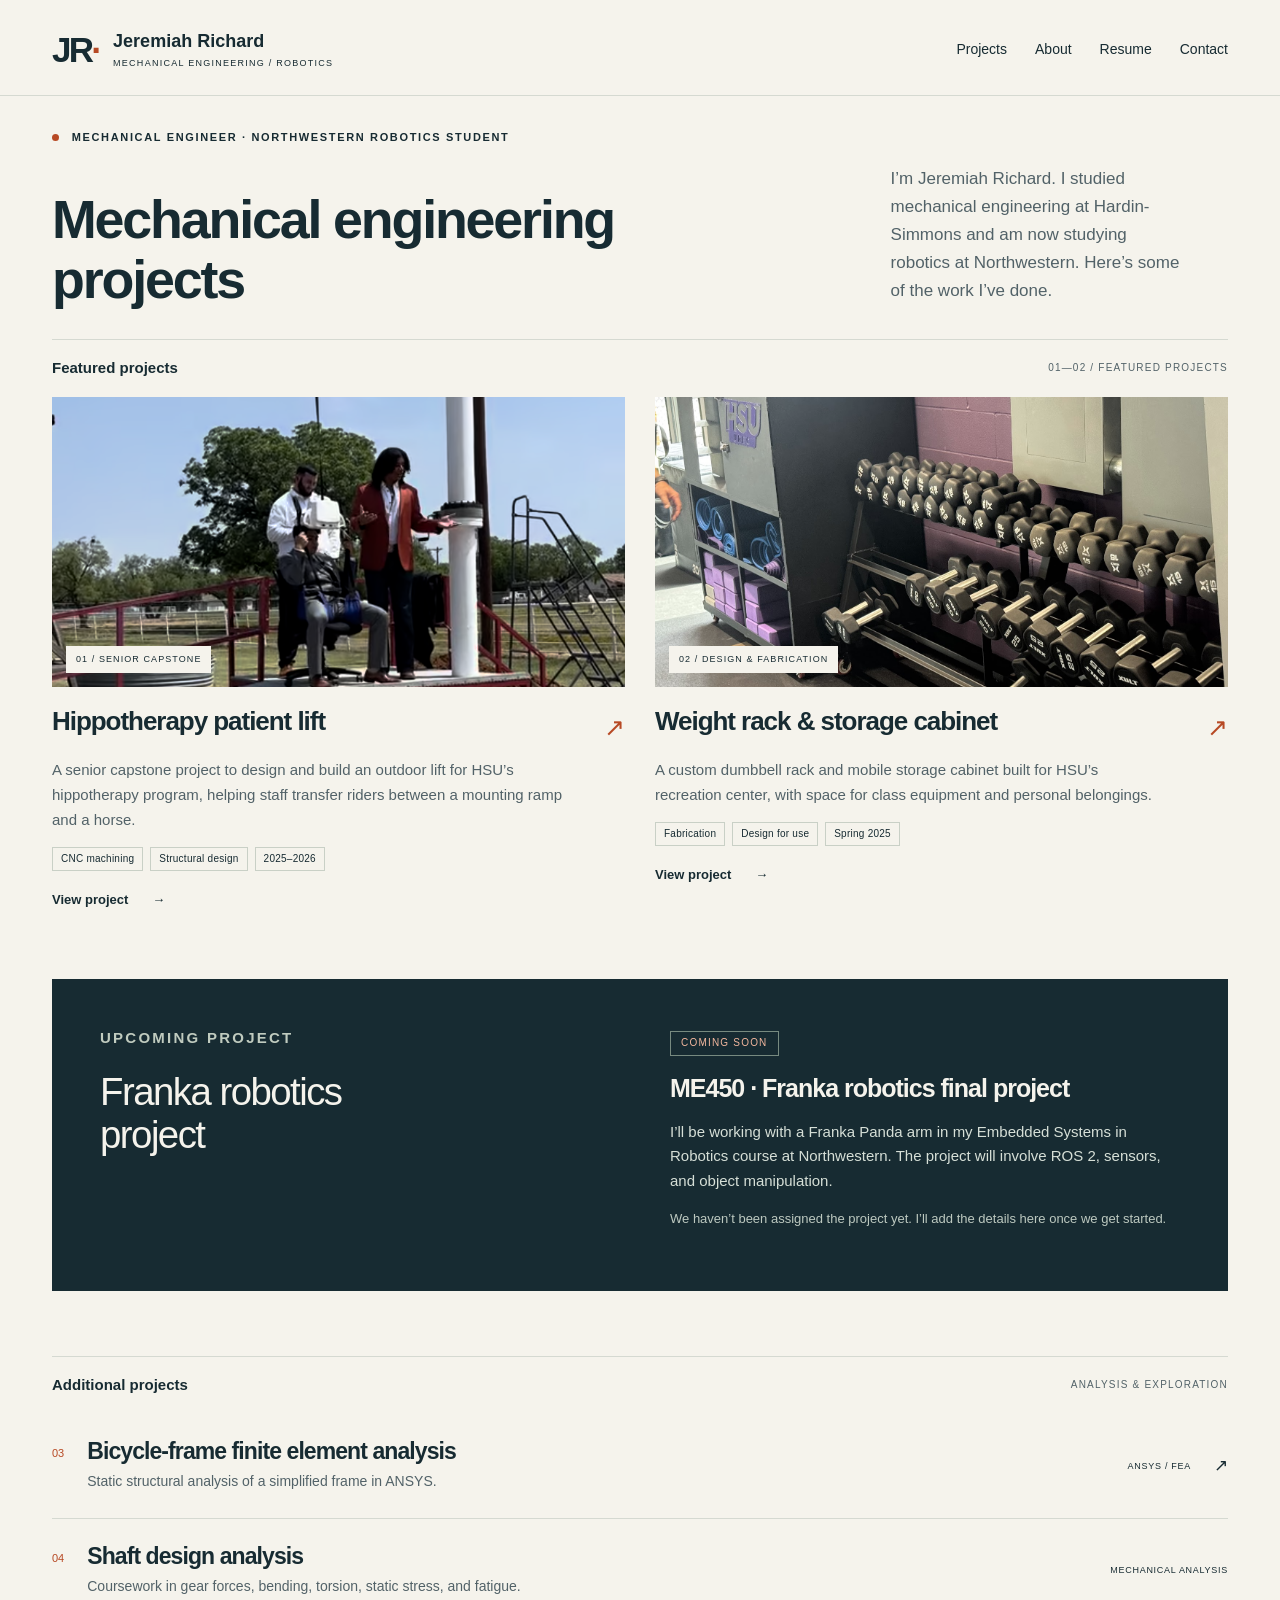
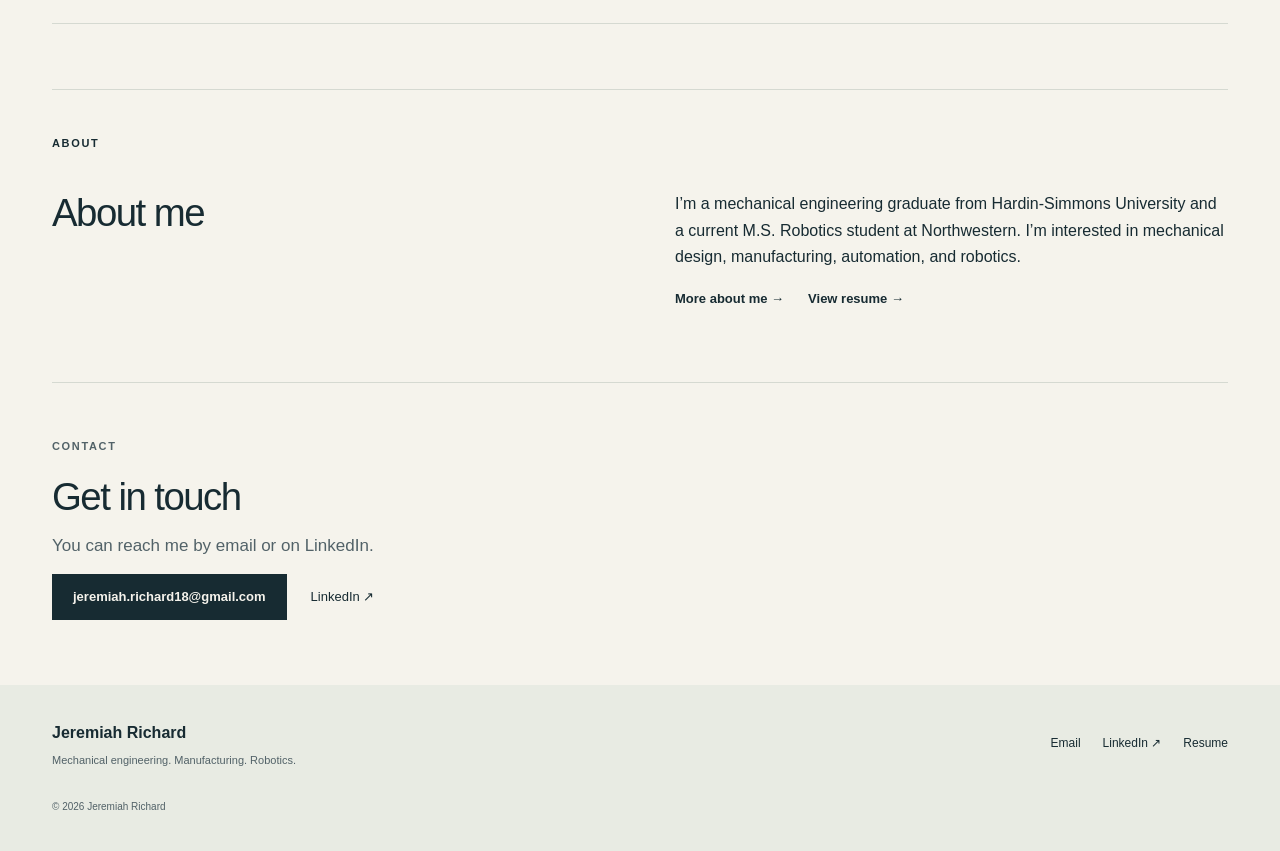
<file: index.html>
<!doctype html>
<html lang="en"><head><meta charset="utf-8"><meta name="viewport" content="width=device-width,initial-scale=1"><title>Engineering portfolio — Jeremiah Richard</title><meta name="description" content="Mechanical engineering and robotics portfolio of Jeremiah Richard: assistive lift design, CNC manufacturing, fabrication, and structural analysis."><meta name="theme-color" content="#172b32"><link rel="icon" href="assets/favicon.svg" type="image/svg+xml"><link rel="stylesheet" href="assets/style.css"><script defer src="assets/site.js?v=2"></script></head>
<body><a class="skip" href="#main">Skip to content</a><header class="header"><a class="wordmark" href="index.html" aria-label="Jeremiah Richard home"><span class="monogram">JR<span>·</span></span><span>Jeremiah Richard<small>MECHANICAL ENGINEERING / ROBOTICS</small></span></a><button class="menu" aria-expanded="false" aria-controls="nav">Menu <span aria-hidden="true">+</span></button><nav id="nav" aria-label="Main navigation"><a href="index.html#projects">Projects</a><a href="about/index.html">About</a><a href="resume/index.html">Resume</a><a href="index.html#contact">Contact</a></nav></header><main id="main">
<section class="intro"><p class="eyebrow"><span class="dot"></span> MECHANICAL ENGINEER · NORTHWESTERN ROBOTICS STUDENT</p><div class="intro-row"><h1>Mechanical engineering<br>projects</h1><p>I’m Jeremiah Richard. I studied mechanical engineering at Hardin-Simmons and am now studying robotics at Northwestern. Here’s some of the work I’ve done.</p></div></section>
<section id="projects" class="selected"><div class="section-label"><h2>Featured projects</h2><span>01—02 / FEATURED PROJECTS</span></div><div class="featured-grid">
<article class="feature"><a class="feature-image lift-cover" href="projects/hippotherapy-lift/index.html"><img src="assets/lift-demonstration.png" alt="Installed outdoor hippotherapy lift with a seated sling demonstration" fetchpriority="high"><span class="image-label">01 / SENIOR CAPSTONE</span></a><div class="feature-title"><h3><a href="projects/hippotherapy-lift/index.html">Hippotherapy patient lift</a></h3><span aria-hidden="true">↗</span></div><p>A senior capstone project to design and build an outdoor lift for HSU’s hippotherapy program, helping staff transfer riders between a mounting ramp and a horse.</p><div class="tags"><span>CNC machining</span><span>Structural design</span><span>2025–2026</span></div><a class="text-link" href="projects/hippotherapy-lift/index.html">View project <span aria-hidden="true">→</span></a></article>
<article class="feature"><a class="feature-image" href="projects/weight-rack-cabinet/index.html"><img src="assets/rack-installed.png" alt="Fabricated rack loaded with dumbbells beside a storage cabinet in the recreation center" fetchpriority="high"><span class="image-label">02 / DESIGN & FABRICATION</span></a><div class="feature-title"><h3><a href="projects/weight-rack-cabinet/index.html">Weight rack & storage cabinet</a></h3><span aria-hidden="true">↗</span></div><p>A custom dumbbell rack and mobile storage cabinet built for HSU’s recreation center, with space for class equipment and personal belongings.</p><div class="tags"><span>Fabrication</span><span>Design for use</span><span>Spring 2025</span></div><a class="text-link" href="projects/weight-rack-cabinet/index.html">View project <span aria-hidden="true">→</span></a></article></div></section>
<section class="direction" id="current-work"><div><p class="eyebrow">UPCOMING PROJECT</p><h2>Franka robotics<br>project</h2></div><div><span class="status">COMING SOON</span><h3>ME450 · Franka robotics final project</h3><p>I’ll be working with a Franka Panda arm in my Embedded Systems in Robotics course at Northwestern. The project will involve ROS 2, sensors, and object manipulation.</p><p class="muted">We haven’t been assigned the project yet. I’ll add the details here once we get started.</p></div></section>
<section class="additional"><div class="section-label"><h2>Additional projects</h2><span>ANALYSIS & EXPLORATION</span></div><a class="additional-row" href="projects/bicycle-fea/index.html"><span class="row-number">03</span><div><h3>Bicycle-frame finite element analysis</h3><p>Static structural analysis of a simplified frame in ANSYS.</p></div><span class="row-tag">ANSYS / FEA</span><span aria-hidden="true">↗</span></a><div class="additional-row"><span class="row-number">04</span><div><h3>Shaft design analysis</h3><p>Coursework in gear forces, bending, torsion, static stress, and fatigue.</p></div><span class="row-tag">MECHANICAL ANALYSIS</span></div></section>
<section class="about-strip"><p class="eyebrow">ABOUT</p><h2>About me</h2><div><p>I’m a mechanical engineering graduate from Hardin-Simmons University and a current M.S. Robotics student at Northwestern. I’m interested in mechanical design, manufacturing, automation, and robotics.</p><a class="text-link" href="about/index.html">More about me →</a><a class="text-link" href="resume/index.html">View resume →</a></div></section>
<section class="contact" id="contact"><p class="eyebrow">CONTACT</p><h2>Get in touch</h2><p>You can reach me by email or on LinkedIn.</p><a class="button" href="mailto:jeremiah.richard18@gmail.com">jeremiah.richard18@gmail.com</a><a class="contact-link" href="https://www.linkedin.com/in/jeremiah-richard-0ba345162/">LinkedIn ↗</a></section>
</main><footer><a class="footer-name" href="index.html">Jeremiah Richard<span>Mechanical engineering. Manufacturing. Robotics.</span></a><div><a href="mailto:jeremiah.richard18@gmail.com">Email</a><a href="https://www.linkedin.com/in/jeremiah-richard-0ba345162/">LinkedIn ↗</a><a href="resume/index.html">Resume</a></div><small>© 2026 Jeremiah Richard</small></footer></body></html>
</file>
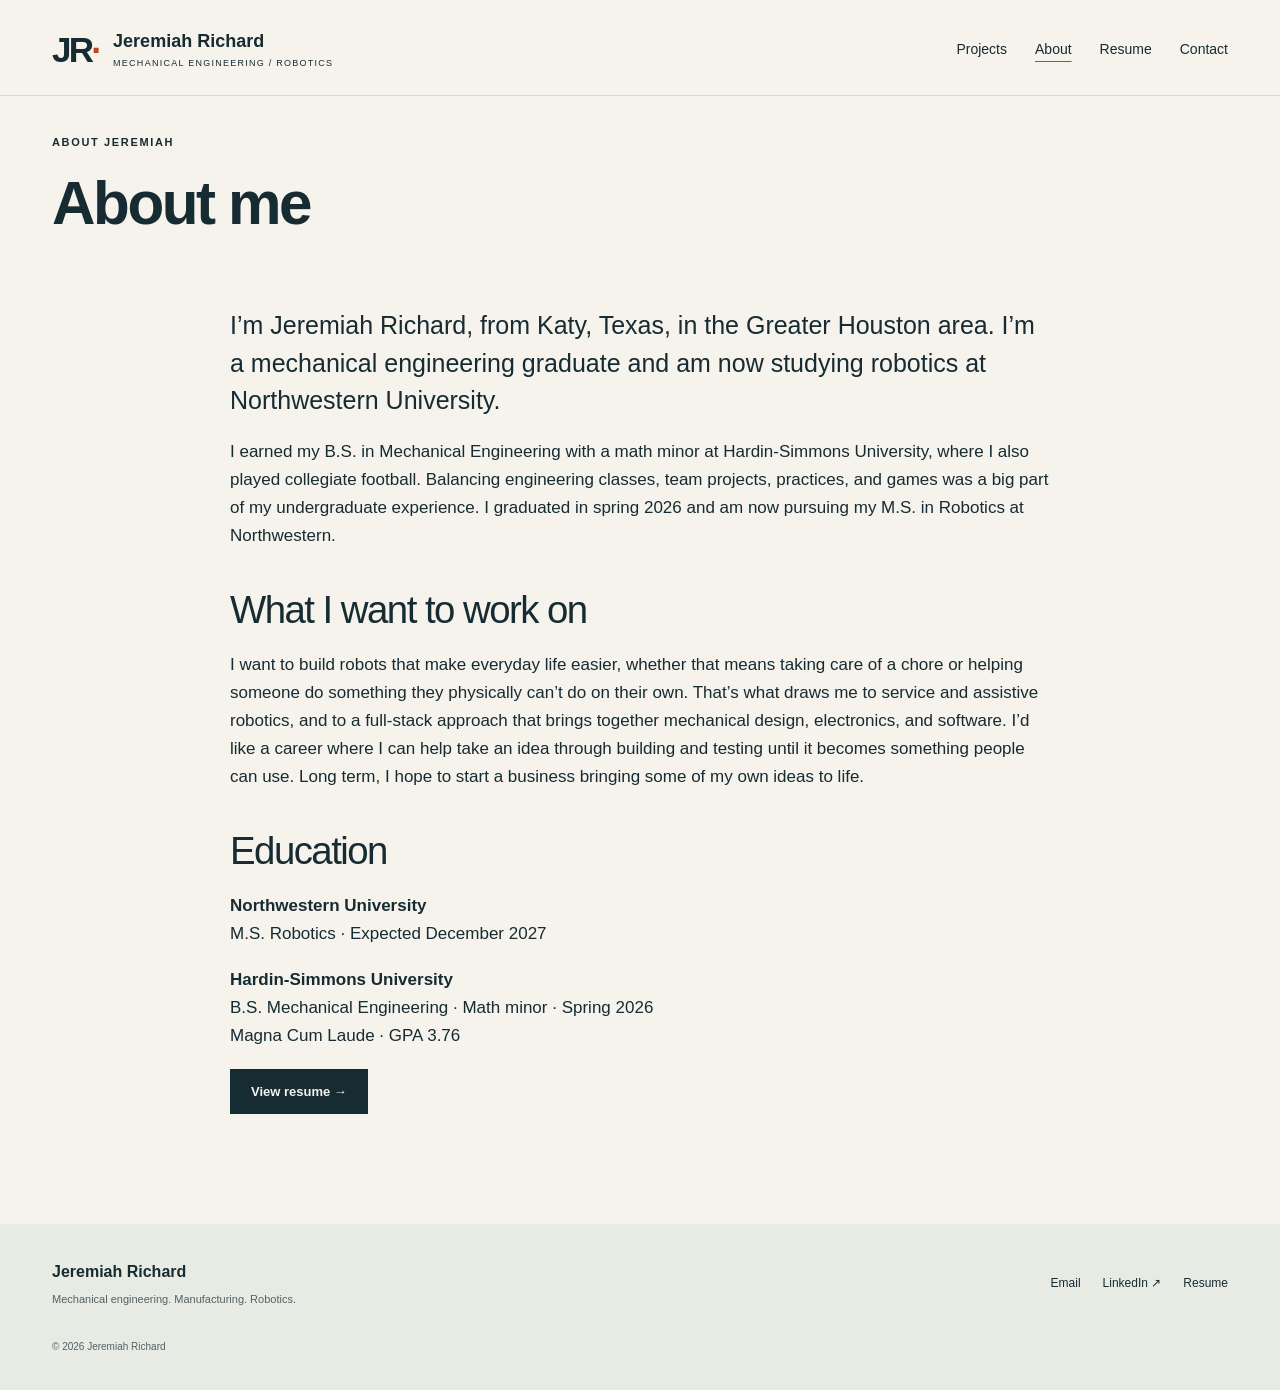
<file: about/index.html>
<!doctype html>
<html lang="en"><head><meta charset="utf-8"><meta name="viewport" content="width=device-width,initial-scale=1"><title>About — Jeremiah Richard</title><meta name="description" content="About Jeremiah Richard: from Katy, Texas, a Hardin-Simmons mechanical engineering graduate and former collegiate football player, now studying robotics at Northwestern."><meta name="theme-color" content="#172b32"><link rel="icon" href="../assets/favicon.svg" type="image/svg+xml"><link rel="stylesheet" href="../assets/style.css"><script defer src="../assets/site.js?v=2"></script></head>
<body><a class="skip" href="#main">Skip to content</a><header class="header"><a class="wordmark" href="../index.html" aria-label="Jeremiah Richard home"><span class="monogram">JR<span>·</span></span><span>Jeremiah Richard<small>MECHANICAL ENGINEERING / ROBOTICS</small></span></a><button class="menu" aria-expanded="false" aria-controls="nav">Menu <span aria-hidden="true">+</span></button><nav id="nav" aria-label="Main navigation"><a href="../index.html#projects">Projects</a><a href="../about/index.html" aria-current="page">About</a><a href="../resume/index.html">Resume</a><a href="../index.html#contact">Contact</a></nav></header><main id="main"><section class="project-heading"><p class="eyebrow">ABOUT JEREMIAH</p><h1>About me</h1></section><div class="reading"><section><p class="lede">I’m Jeremiah Richard, from Katy, Texas, in the Greater Houston area. I’m a mechanical engineering graduate and am now studying robotics at Northwestern University.</p><p>I earned my B.S. in Mechanical Engineering with a math minor at Hardin-Simmons University, where I also played collegiate football. Balancing engineering classes, team projects, practices, and games was a big part of my undergraduate experience. I graduated in spring 2026 and am now pursuing my M.S. in Robotics at Northwestern.</p><h2>What I want to work on</h2><p>I want to build robots that make everyday life easier, whether that means taking care of a chore or helping someone do something they physically can’t do on their own. That’s what draws me to service and assistive robotics, and to a full-stack approach that brings together mechanical design, electronics, and software. I’d like a career where I can help take an idea through building and testing until it becomes something people can use. Long term, I hope to start a business bringing some of my own ideas to life.</p><h2>Education</h2><p><strong>Northwestern University</strong><br>M.S. Robotics · Expected December 2027</p><p><strong>Hardin-Simmons University</strong><br>B.S. Mechanical Engineering · Math minor · Spring 2026<br>Magna Cum Laude · GPA 3.76</p><a class="button" href="../resume/index.html">View resume →</a></section></div></main><footer><a class="footer-name" href="../index.html">Jeremiah Richard<span>Mechanical engineering. Manufacturing. Robotics.</span></a><div><a href="mailto:jeremiah.richard18@gmail.com">Email</a><a href="https://www.linkedin.com/in/jeremiah-richard-0ba345162/">LinkedIn ↗</a><a href="../resume/index.html">Resume</a></div><small>© 2026 Jeremiah Richard</small></footer></body></html>
</file>
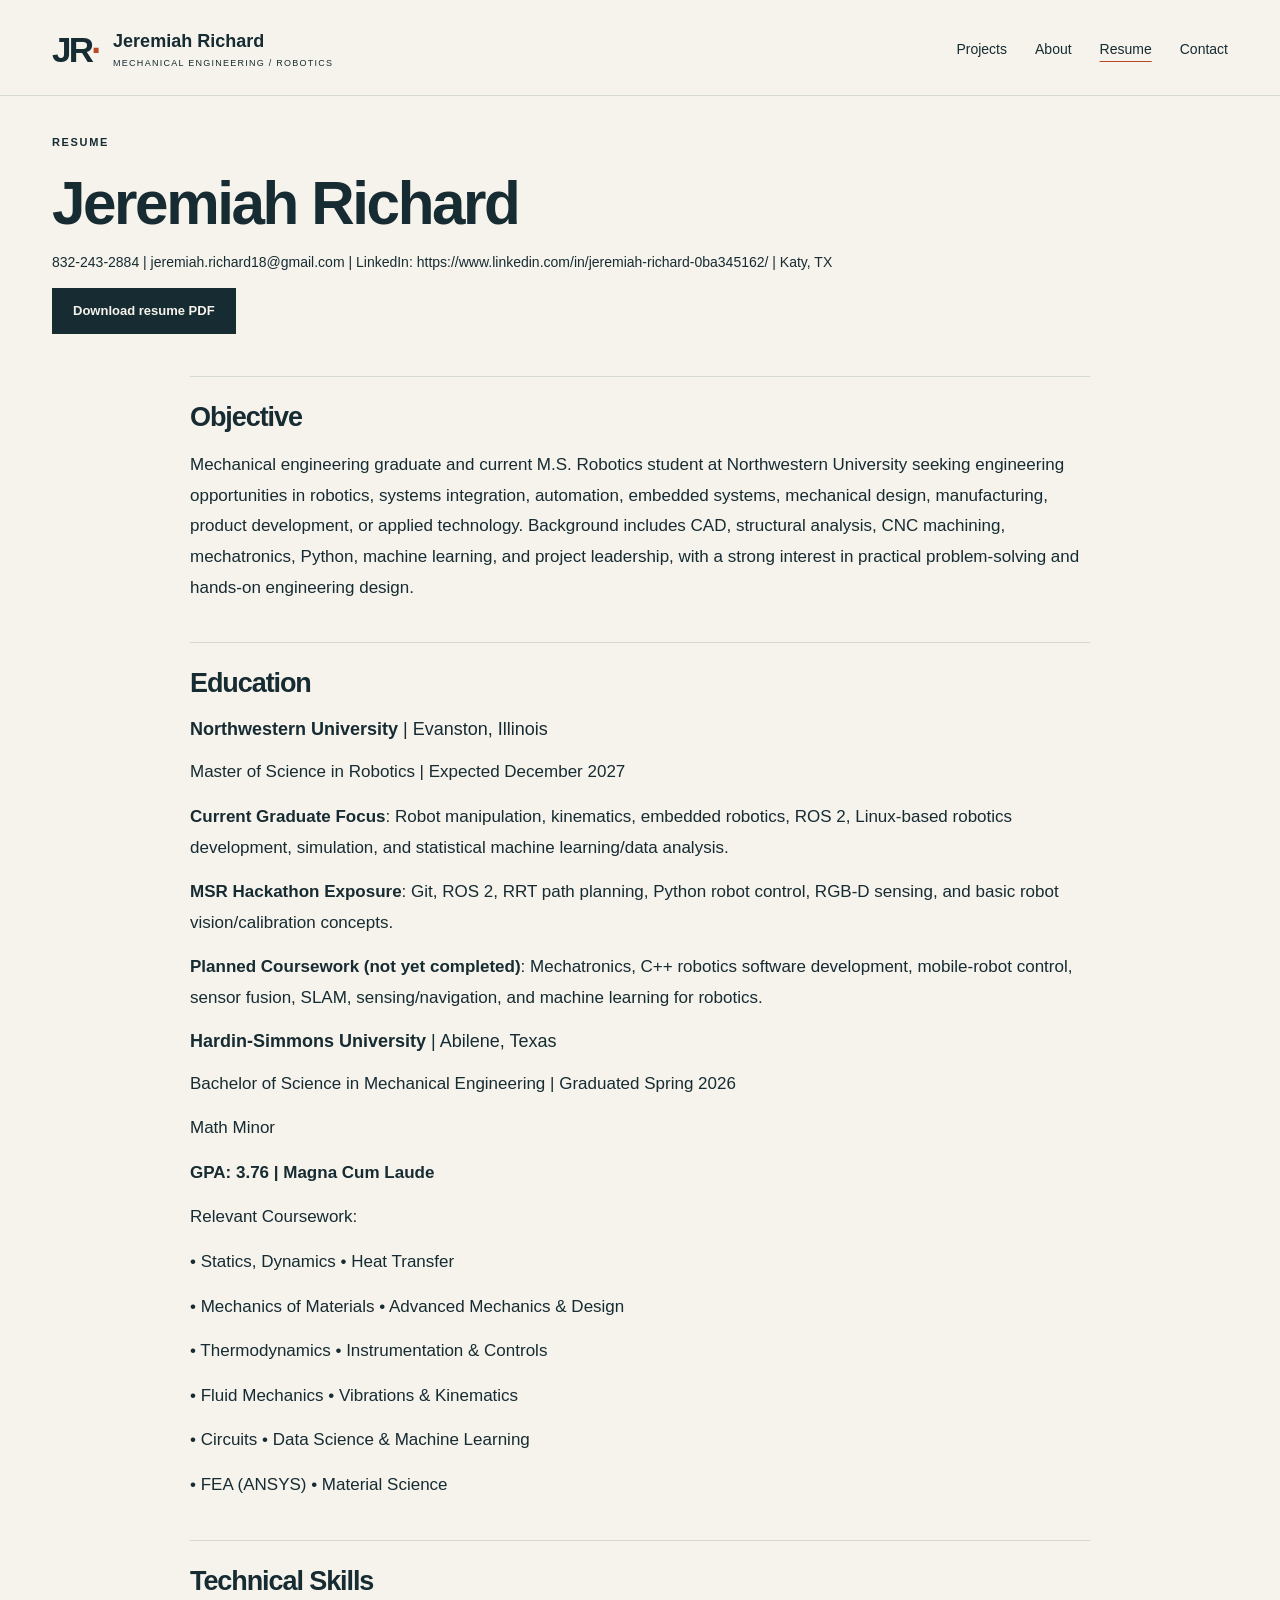
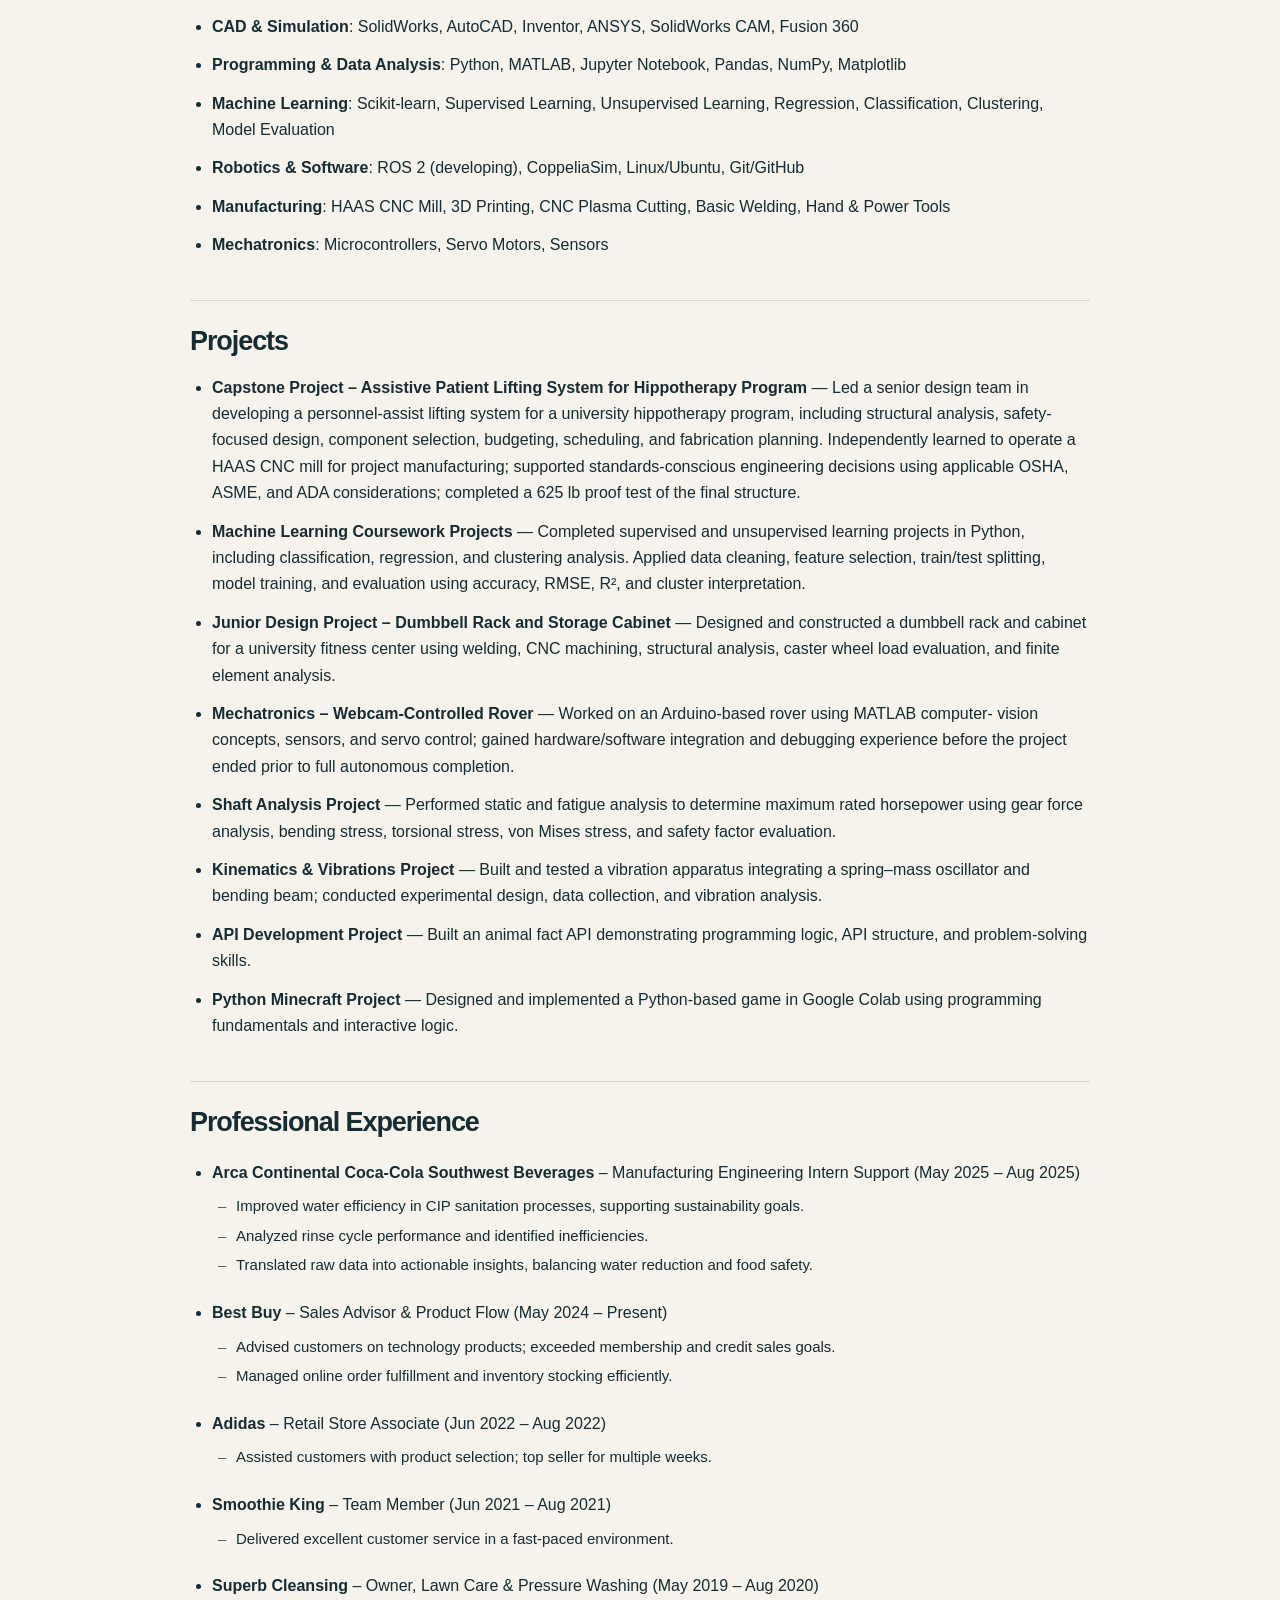
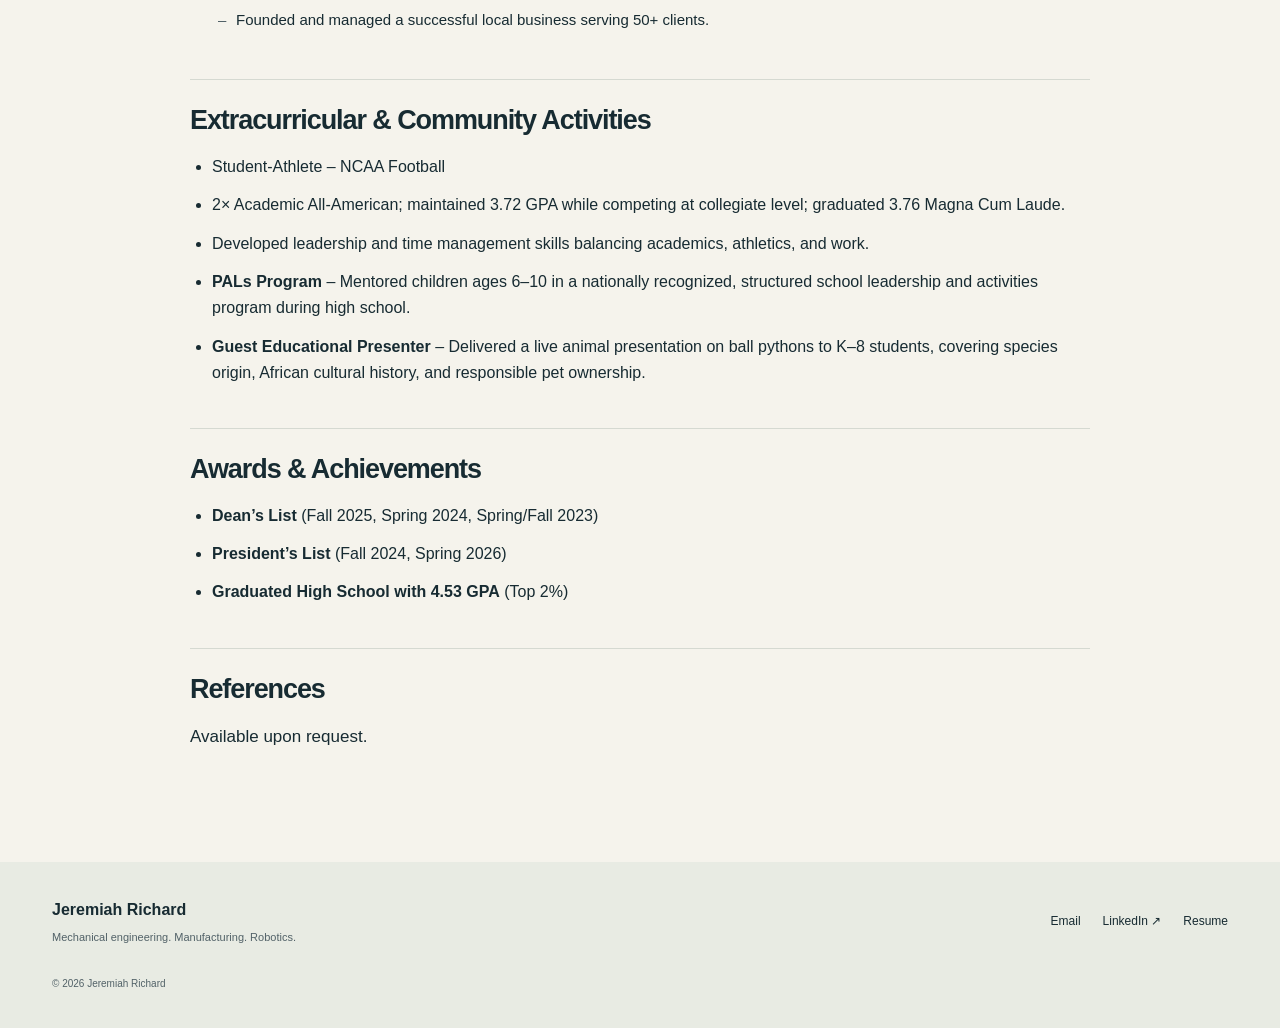
<file: resume/index.html>
<!doctype html>
<html lang="en"><head><meta charset="utf-8"><meta name="viewport" content="width=device-width,initial-scale=1"><title>Resume — Jeremiah Richard</title><meta name="description" content="Jeremiah Richard’s engineering and robotics resume."><meta name="theme-color" content="#172b32"><link rel="icon" href="../assets/favicon.svg" type="image/svg+xml"><link rel="stylesheet" href="../assets/style.css"><script defer src="../assets/site.js?v=2"></script></head>
<body><a class="skip" href="#main">Skip to content</a><header class="header"><a class="wordmark" href="../index.html" aria-label="Jeremiah Richard home"><span class="monogram">JR<span>·</span></span><span>Jeremiah Richard<small>MECHANICAL ENGINEERING / ROBOTICS</small></span></a><button class="menu" aria-expanded="false" aria-controls="nav">Menu <span aria-hidden="true">+</span></button><nav id="nav" aria-label="Main navigation"><a href="../index.html#projects">Projects</a><a href="../about/index.html">About</a><a href="../resume/index.html" aria-current="page">Resume</a><a href="../index.html#contact">Contact</a></nav></header><main id="main"><section class="project-heading resume-heading"><p class="eyebrow">RESUME</p><h1>Jeremiah Richard</h1><p class="resume-contact">832-243-2884 | <a href="mailto:jeremiah.richard18@gmail.com">jeremiah.richard18@gmail.com</a> | LinkedIn: <a href="https://www.linkedin.com/in/jeremiah-richard-0ba345162/">https://www.linkedin.com/in/jeremiah-richard-0ba345162/</a> | Katy, TX</p><a class="button" href="../assets/Jeremiah-Richard-Resume.pdf" download>Download resume PDF</a></section><article class="resume-verbatim"><section id="objective"><h2>Objective</h2><p>Mechanical engineering graduate and current M.S. Robotics student at Northwestern University seeking engineering opportunities in robotics, systems integration, automation, embedded systems, mechanical design, manufacturing, product development, or applied technology. Background includes CAD, structural analysis, CNC machining, mechatronics, Python, machine learning, and project leadership, with a strong interest in practical problem-solving and hands-on engineering design.</p></section><section id="education"><h2>Education</h2><h3><strong>Northwestern University</strong> | Evanston, Illinois</h3><p>Master of Science in Robotics | Expected December 2027</p><p><strong>Current Graduate Focus</strong>: Robot manipulation, kinematics, embedded robotics, ROS 2, Linux-based robotics development, simulation, and statistical machine learning/data analysis.</p><p><strong>MSR Hackathon Exposure</strong>: Git, ROS 2, RRT path planning, Python robot control, RGB-D sensing, and basic robot vision/calibration concepts.</p><p><strong>Planned Coursework (not yet completed)</strong>: Mechatronics, C++ robotics software development, mobile-robot control, sensor fusion, SLAM, sensing/navigation, and machine learning for robotics.</p><h3><strong>Hardin-Simmons University</strong> | Abilene, Texas</h3><p>Bachelor of Science in Mechanical Engineering | Graduated Spring 2026</p><p>Math Minor</p><p><strong>GPA: 3.76 | Magna Cum Laude</strong></p><p>Relevant Coursework:</p><p>•   Statics, Dynamics •   Heat Transfer</p><p>•   Mechanics of Materials •   Advanced Mechanics &amp; Design</p><p>•   Thermodynamics •   Instrumentation &amp; Controls</p><p>•   Fluid Mechanics •   Vibrations &amp; Kinematics</p><p>•   Circuits •   Data Science &amp; Machine Learning</p><p>•   FEA (ANSYS) •   Material Science</p></section><section id="technical-skills"><h2>Technical Skills</h2><ul><li><strong>CAD &amp; Simulation</strong>: SolidWorks, AutoCAD, Inventor, ANSYS, SolidWorks CAM, Fusion 360</li><li><strong>Programming &amp; Data Analysis</strong>: Python, MATLAB, Jupyter Notebook, Pandas, NumPy, Matplotlib</li><li><strong>Machine Learning</strong>: Scikit-learn, Supervised Learning, Unsupervised Learning, Regression, Classification, Clustering, Model Evaluation</li><li><strong>Robotics &amp; Software</strong>: ROS 2 (developing), CoppeliaSim, Linux/Ubuntu, Git/GitHub</li><li><strong>Manufacturing</strong>: HAAS CNC Mill, 3D Printing, CNC Plasma Cutting, Basic Welding, Hand &amp; Power Tools</li><li><strong>Mechatronics</strong>: Microcontrollers, Servo Motors, Sensors</li></ul></section><section id="projects"><h2>Projects</h2><ul><li><strong>Capstone Project – Assistive Patient Lifting System for Hippotherapy Program</strong> — Led a senior design team in developing a personnel-assist lifting system for a university hippotherapy program, including structural analysis, safety-focused design, component selection, budgeting, scheduling, and fabrication planning. Independently learned to operate a HAAS CNC mill for project manufacturing; supported standards-conscious engineering decisions using applicable OSHA, ASME, and ADA considerations; completed a 625 lb proof test of the final structure.</li><li><strong>Machine Learning Coursework Projects</strong> — Completed supervised and unsupervised learning projects in Python, including classification, regression, and clustering analysis. Applied data cleaning, feature selection, train/test splitting, model training, and evaluation using accuracy, RMSE, R², and cluster interpretation.</li><li><strong>Junior Design Project – Dumbbell Rack and Storage Cabinet</strong> — Designed and constructed a dumbbell rack and cabinet for a university fitness center using welding, CNC machining, structural analysis, caster wheel load evaluation, and finite element analysis.</li><li><strong>Mechatronics – Webcam-Controlled Rover</strong> — Worked on an Arduino-based rover using MATLAB computer- vision concepts, sensors, and servo control; gained hardware/software integration and debugging experience before the project ended prior to full autonomous completion.</li><li><strong>Shaft Analysis Project</strong> — Performed static and fatigue analysis to determine maximum rated horsepower using gear force analysis, bending stress, torsional stress, von Mises stress, and safety factor evaluation.</li><li><strong>Kinematics &amp; Vibrations Project</strong> — Built and tested a vibration apparatus integrating a spring–mass oscillator and bending beam; conducted experimental design, data collection, and vibration analysis.</li><li><strong>API Development Project</strong> — Built an animal fact API demonstrating programming logic, API structure, and problem-solving skills.</li><li><strong>Python Minecraft Project</strong> — Designed and implemented a Python-based game in Google Colab using programming fundamentals and interactive logic.</li></ul></section><section id="professional-experience"><h2>Professional Experience</h2><ul class="resume-jobs"><li><strong>Arca Continental Coca-Cola Southwest Beverages</strong> – Manufacturing Engineering Intern Support (May 2025 – Aug 2025)<ul class="resume-subpoints"><li>Improved water efficiency in CIP sanitation processes, supporting sustainability goals.</li><li>Analyzed rinse cycle performance and identified inefficiencies.</li><li>Translated raw data into actionable insights, balancing water reduction and food safety.</li></ul></li><li><strong>Best Buy</strong> – Sales Advisor &amp; Product Flow (May 2024 – Present)<ul class="resume-subpoints"><li>Advised customers on technology products; exceeded membership and credit sales goals.</li><li>Managed online order fulfillment and inventory stocking efficiently.</li></ul></li><li><strong>Adidas</strong> – Retail Store Associate (Jun 2022 – Aug 2022)<ul class="resume-subpoints"><li>Assisted customers with product selection; top seller for multiple weeks.</li></ul></li><li><strong>Smoothie King</strong> – Team Member (Jun 2021 – Aug 2021)<ul class="resume-subpoints"><li>Delivered excellent customer service in a fast-paced environment.</li></ul></li><li><strong>Superb Cleansing</strong> – Owner, Lawn Care &amp; Pressure Washing (May 2019 – Aug 2020)<ul class="resume-subpoints"><li>Founded and managed a successful local business serving 50+ clients.</li></ul></li></ul></section><section id="extracurricular-community-activities"><h2>Extracurricular &amp; Community Activities</h2><ul><li>Student-Athlete – NCAA Football</li><li>2× Academic All-American; maintained 3.72 GPA while competing at collegiate level; graduated 3.76 Magna Cum Laude.</li><li>Developed leadership and time management skills balancing academics, athletics, and work.</li><li><strong>PALs Program</strong> – Mentored children ages 6–10 in a nationally recognized, structured school leadership and activities program during high school.</li><li><strong>Guest Educational Presenter</strong> – Delivered a live animal presentation on ball pythons to K–8 students, covering species origin, African cultural history, and responsible pet ownership.</li></ul></section><section id="awards-achievements"><h2>Awards &amp; Achievements</h2><ul><li><strong>Dean’s List</strong> (Fall 2025, Spring 2024, Spring/Fall 2023)</li><li><strong>President’s List</strong> (Fall 2024, Spring 2026)</li><li><strong>Graduated High School with 4.53 GPA</strong> (Top 2%)</li></ul></section><section id="references"><h2>References</h2><p>Available upon request.</p></section></article></main><footer><a class="footer-name" href="../index.html">Jeremiah Richard<span>Mechanical engineering. Manufacturing. Robotics.</span></a><div><a href="mailto:jeremiah.richard18@gmail.com">Email</a><a href="https://www.linkedin.com/in/jeremiah-richard-0ba345162/">LinkedIn ↗</a><a href="../resume/index.html">Resume</a></div><small>© 2026 Jeremiah Richard</small></footer></body></html>
</file>
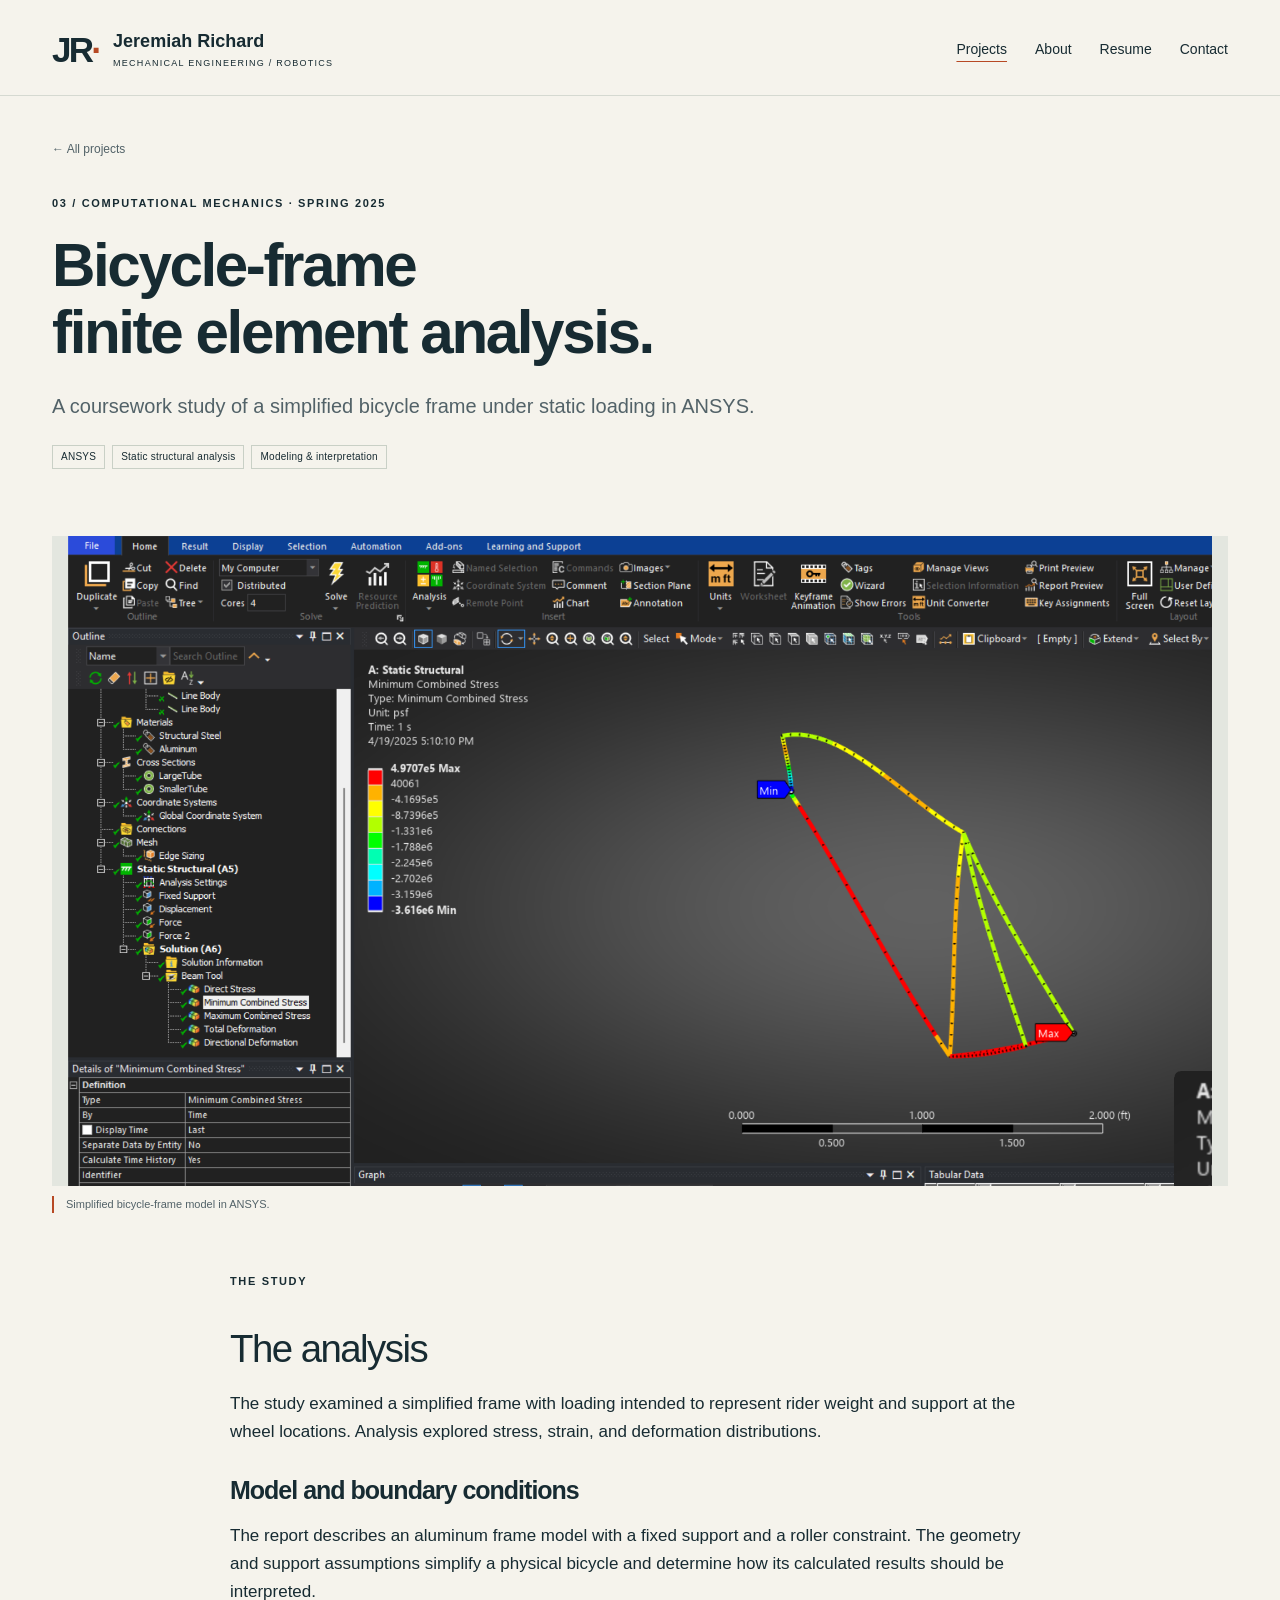
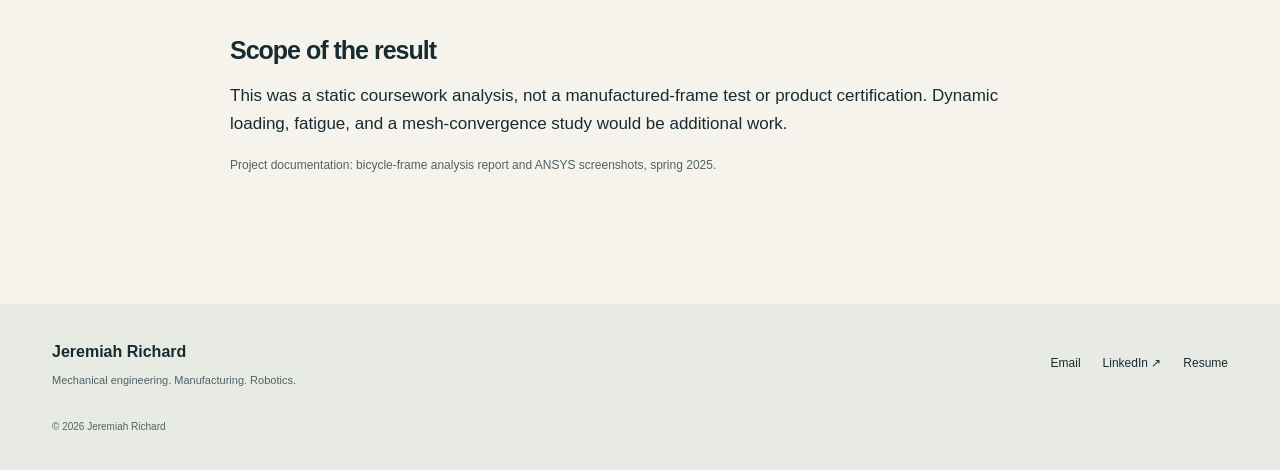
<file: projects/bicycle-fea/index.html>
<!doctype html>
<html lang="en"><head><meta charset="utf-8"><meta name="viewport" content="width=device-width,initial-scale=1"><title>Bicycle-frame FEA — Jeremiah Richard</title><meta name="description" content="Static structural ANSYS coursework examining loads, boundary conditions, stress, and deformation in a simplified bicycle frame."><meta name="theme-color" content="#172b32"><link rel="icon" href="../../assets/favicon.svg" type="image/svg+xml"><link rel="stylesheet" href="../../assets/style.css"><script defer src="../../assets/site.js?v=2"></script></head>
<body><a class="skip" href="#main">Skip to content</a><header class="header"><a class="wordmark" href="../../index.html" aria-label="Jeremiah Richard home"><span class="monogram">JR<span>·</span></span><span>Jeremiah Richard<small>MECHANICAL ENGINEERING / ROBOTICS</small></span></a><button class="menu" aria-expanded="false" aria-controls="nav">Menu <span aria-hidden="true">+</span></button><nav id="nav" aria-label="Main navigation"><a href="../../index.html#projects" aria-current="page">Projects</a><a href="../../about/index.html">About</a><a href="../../resume/index.html">Resume</a><a href="../../index.html#contact">Contact</a></nav></header><main id="main"><section class="project-heading"><a class="back" href="../../index.html#projects">← All projects</a><p class="eyebrow">03 / COMPUTATIONAL MECHANICS · SPRING 2025</p><h1>Bicycle-frame<br>finite element analysis.</h1><p class="lede">A coursework study of a simplified bicycle frame under static loading in ANSYS.</p><div class="tags"><span>ANSYS</span><span>Static structural analysis</span><span>Modeling & interpretation</span></div></section><figure class="wide-figure"><a href="../../assets/bicycle-analysis.png"><img src="../../assets/bicycle-analysis.png" alt="ANSYS screenshot showing a simplified bicycle frame with a colored structural result" loading="lazy"></a><figcaption>Simplified bicycle-frame model in ANSYS.</figcaption></figure><div class="reading"><section><p class="eyebrow">THE STUDY</p><h2>The analysis</h2><p>The study examined a simplified frame with loading intended to represent rider weight and support at the wheel locations. Analysis explored stress, strain, and deformation distributions.</p><h3>Model and boundary conditions</h3><p>The report describes an aluminum frame model with a fixed support and a roller constraint. The geometry and support assumptions simplify a physical bicycle and determine how its calculated results should be interpreted.</p><h3>Scope of the result</h3><p>This was a static coursework analysis, not a manufactured-frame test or product certification. Dynamic loading, fatigue, and a mesh-convergence study would be additional work.</p><p class="source-note">Project documentation: bicycle-frame analysis report and ANSYS screenshots, spring 2025.</p></section></div></main><footer><a class="footer-name" href="../../index.html">Jeremiah Richard<span>Mechanical engineering. Manufacturing. Robotics.</span></a><div><a href="mailto:jeremiah.richard18@gmail.com">Email</a><a href="https://www.linkedin.com/in/jeremiah-richard-0ba345162/">LinkedIn ↗</a><a href="../../resume/index.html">Resume</a></div><small>© 2026 Jeremiah Richard</small></footer></body></html>
</file>
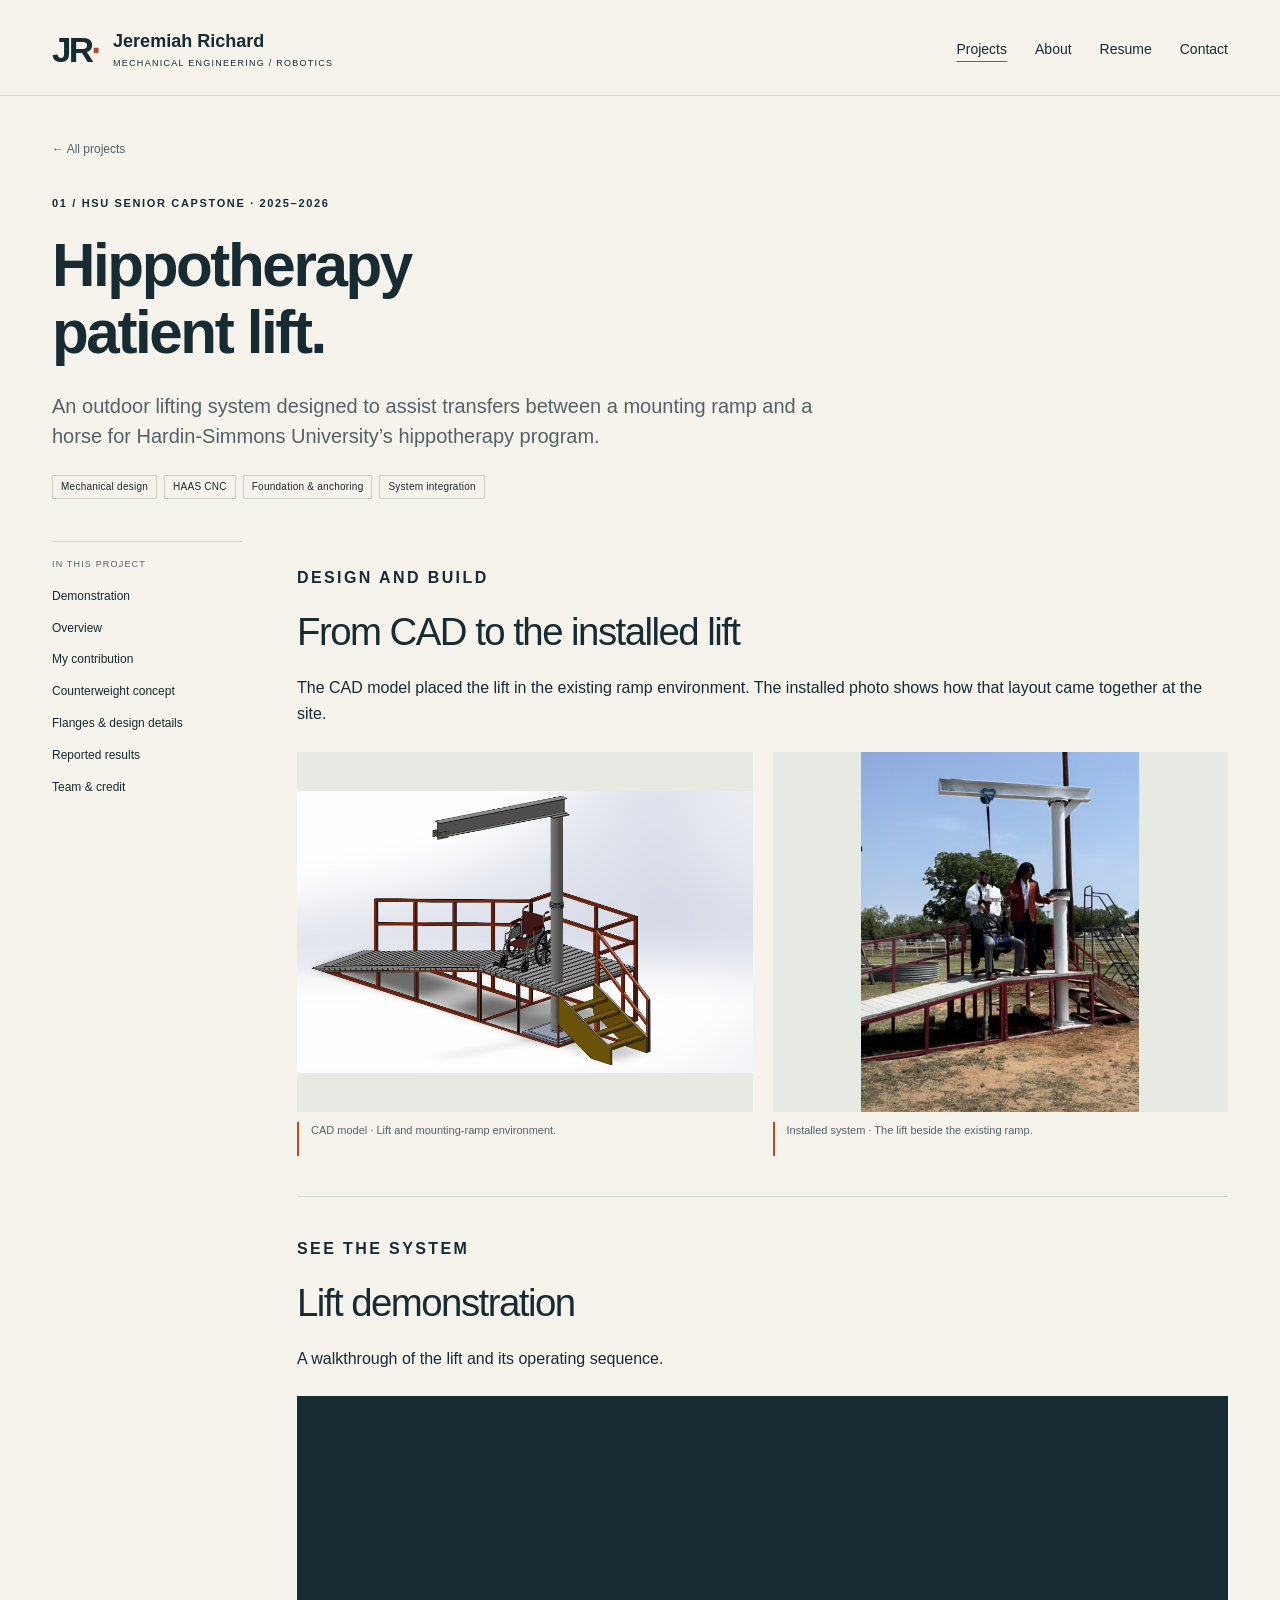
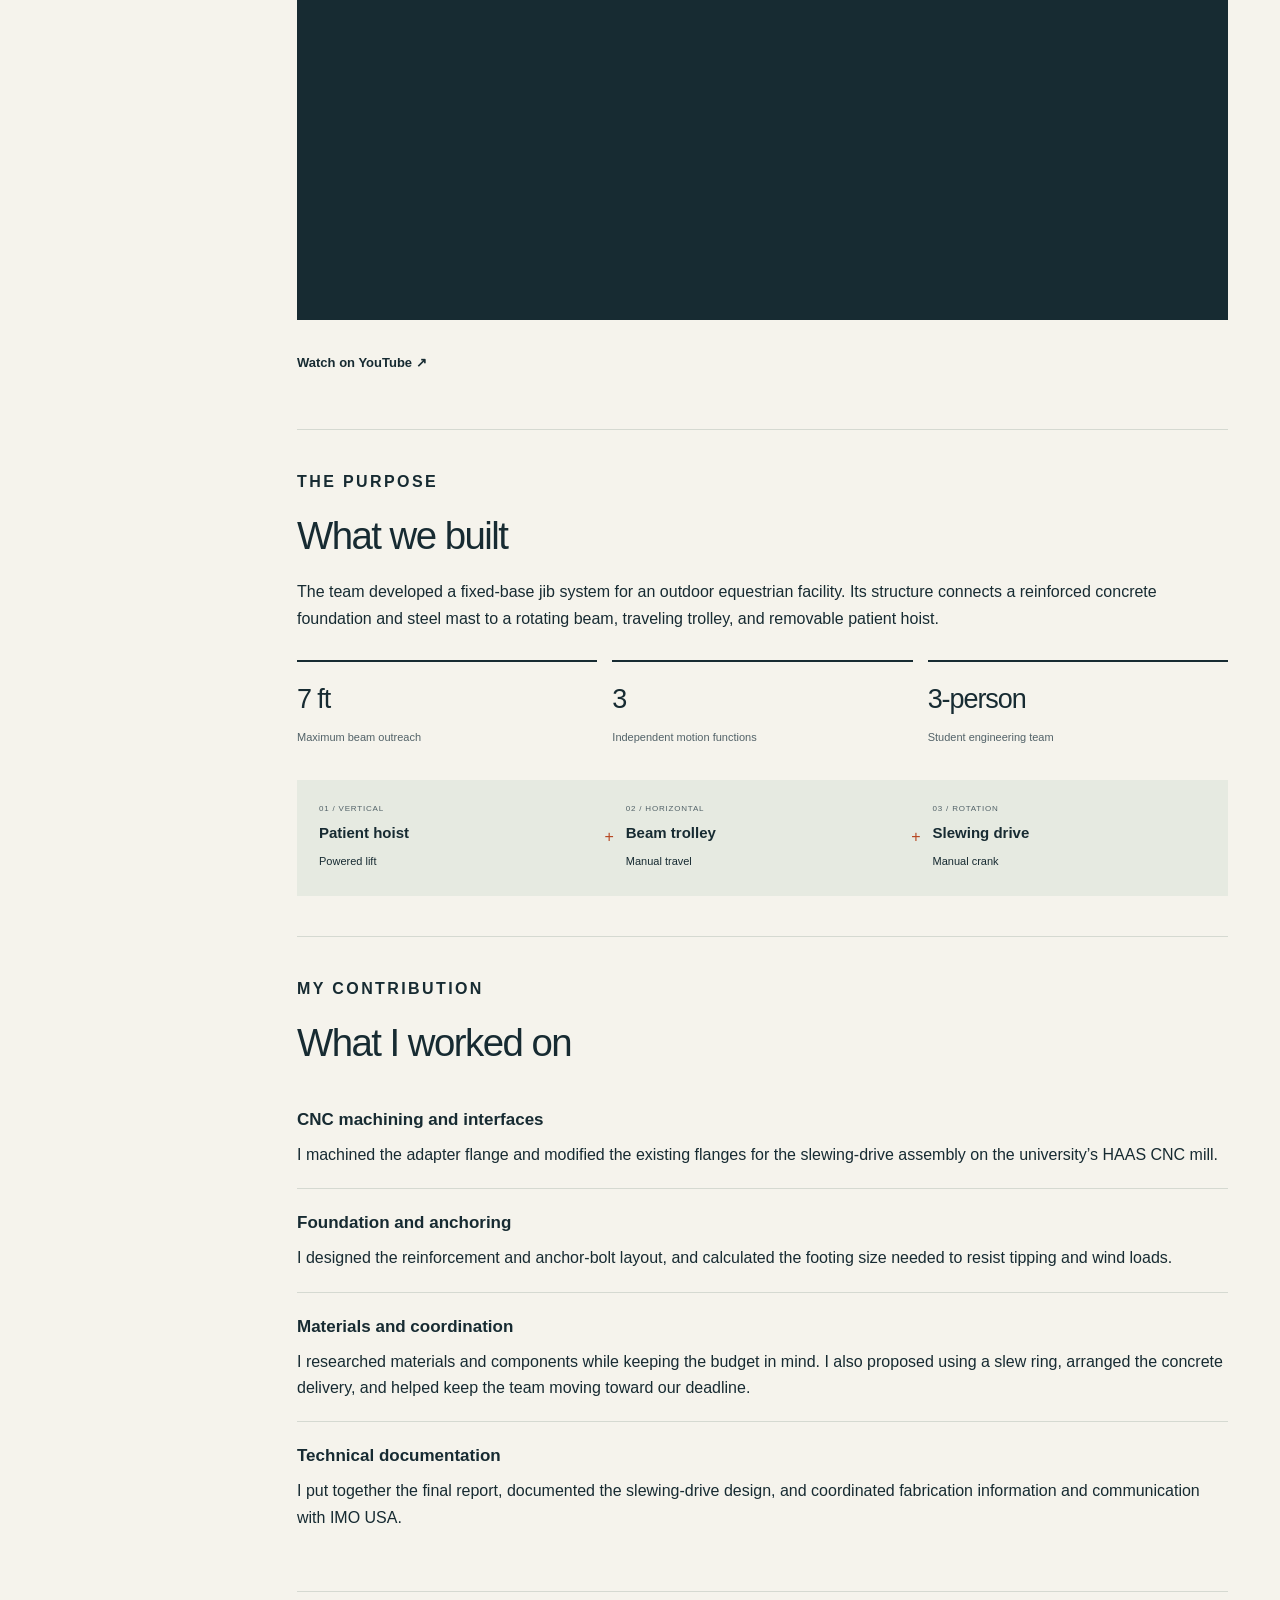
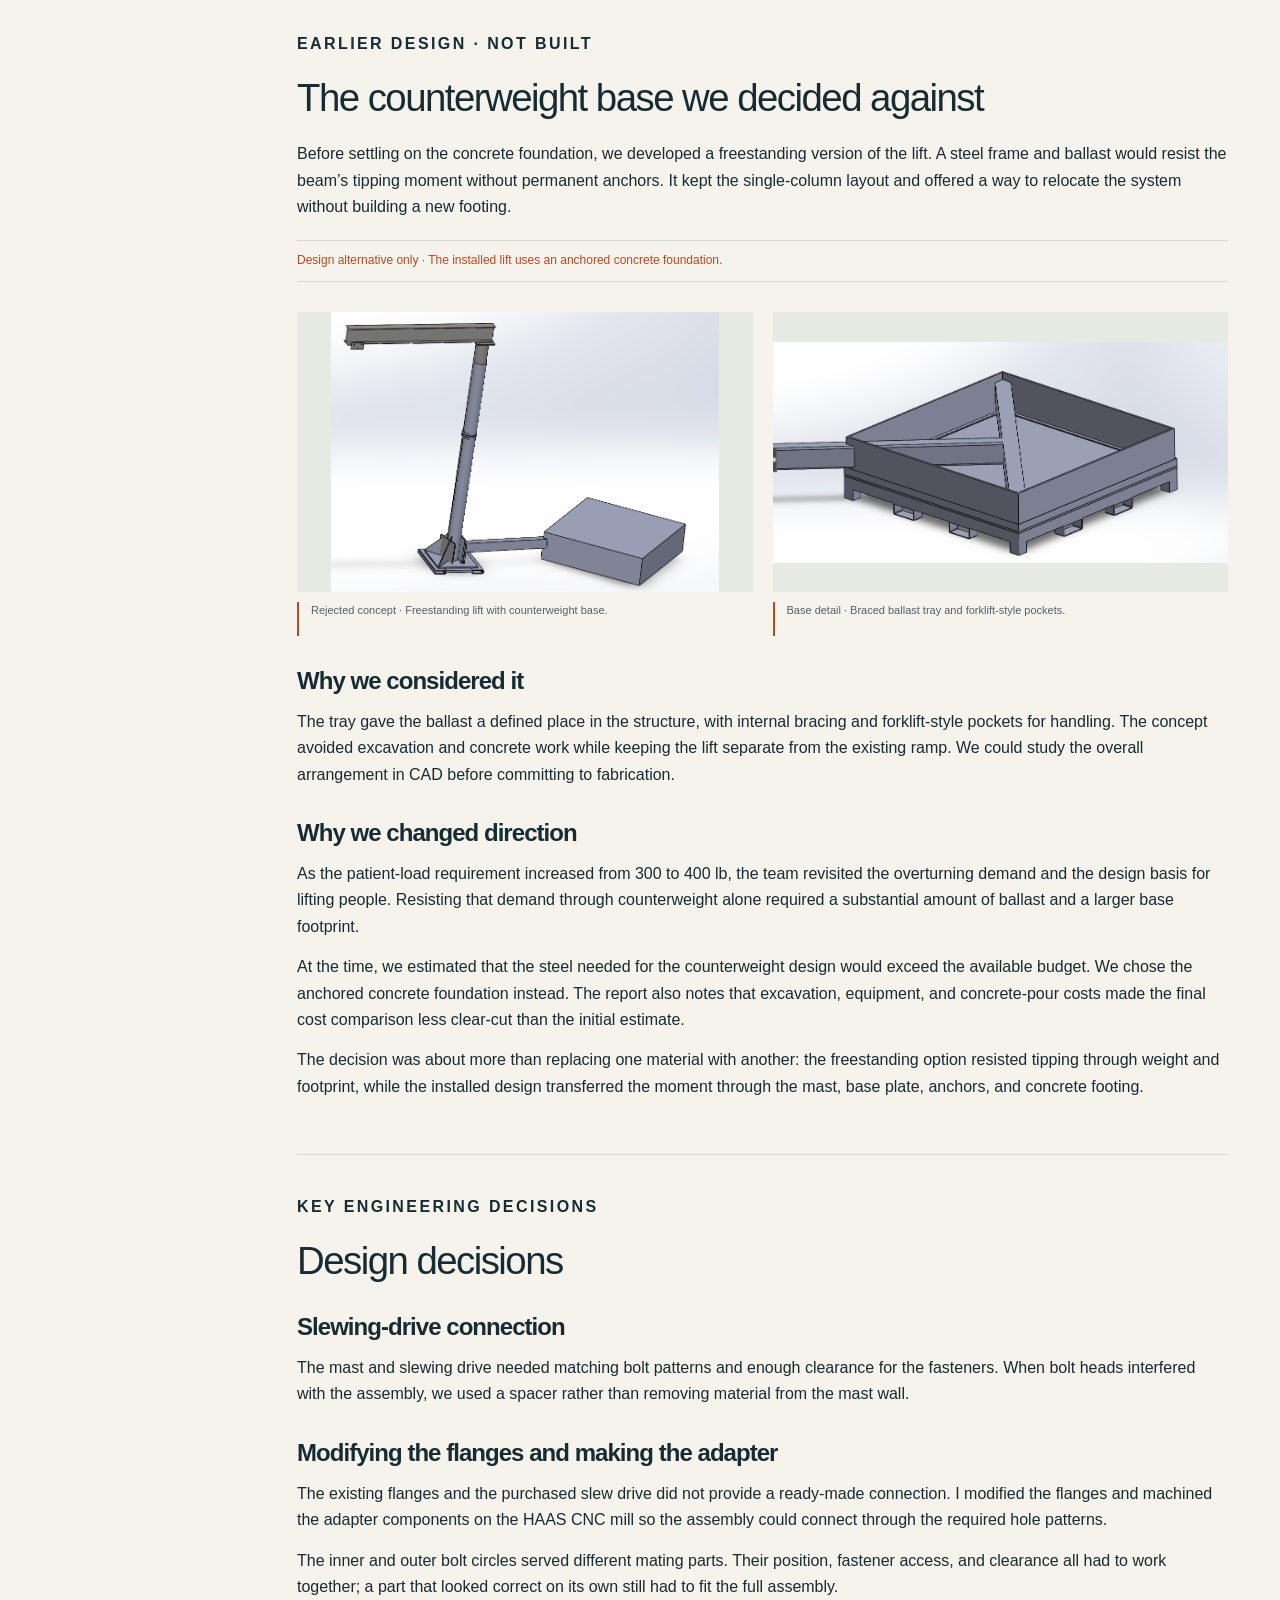
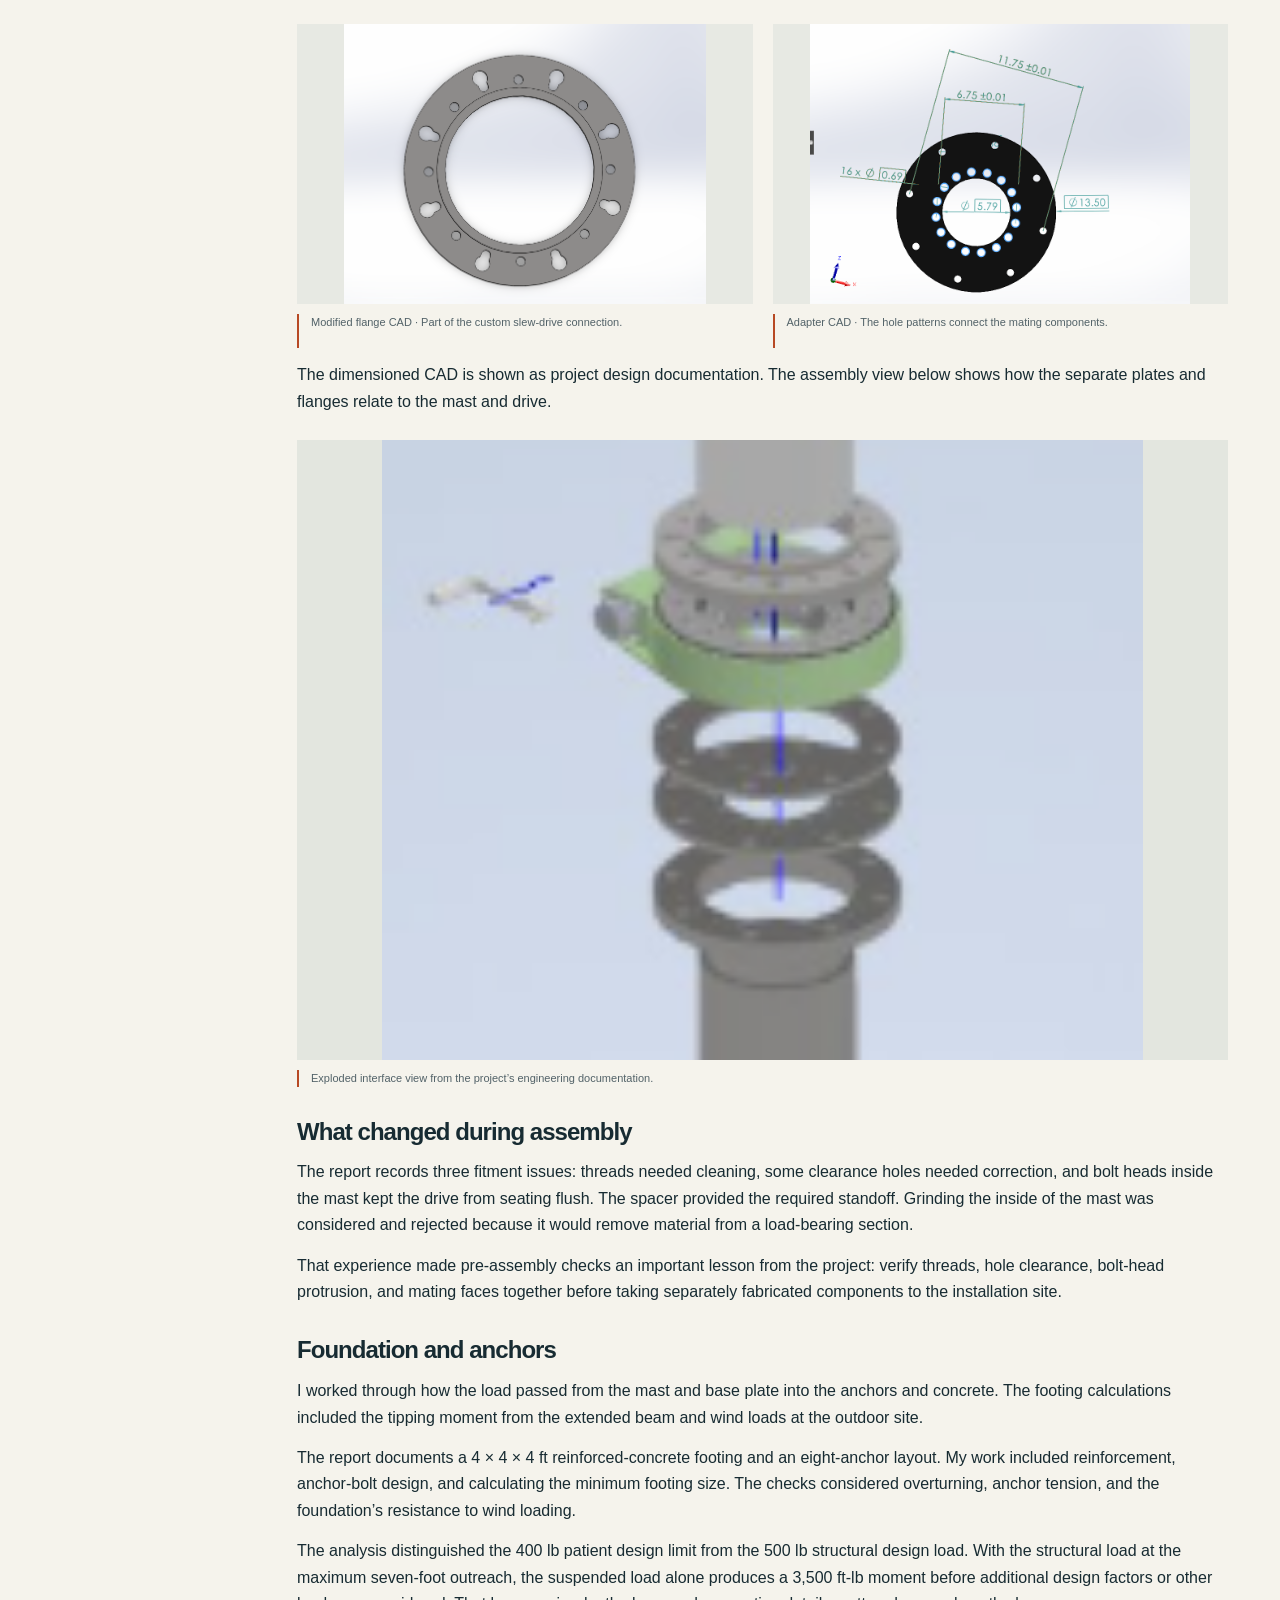
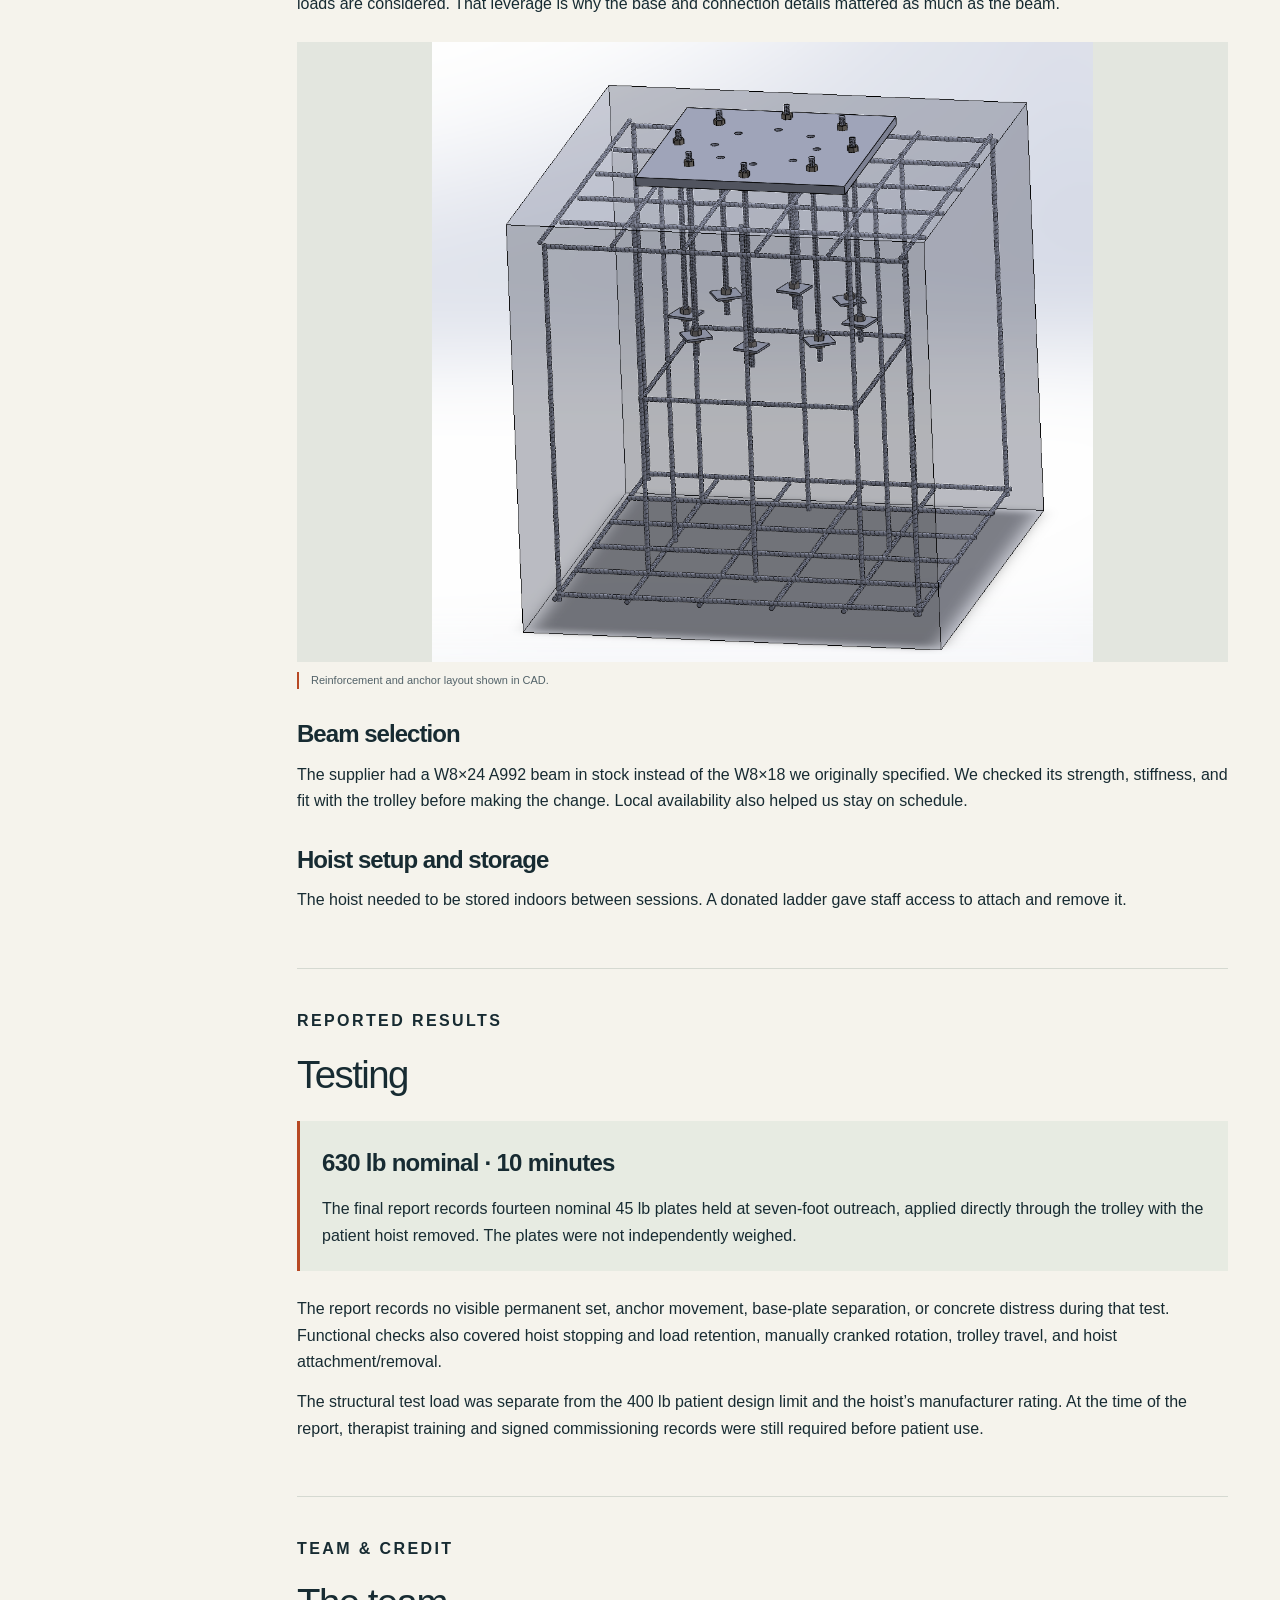
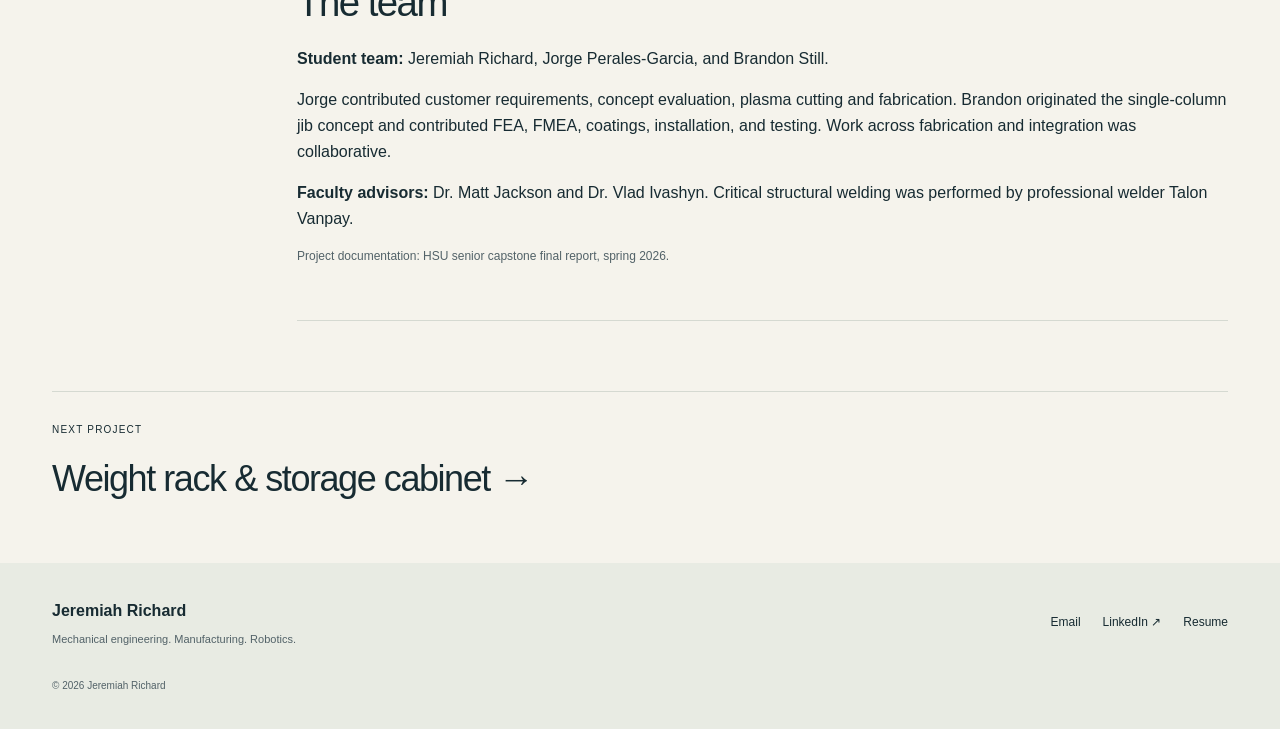
<file: projects/hippotherapy-lift/index.html>
<!doctype html>
<html lang="en"><head><meta charset="utf-8"><meta name="viewport" content="width=device-width,initial-scale=1"><title>Hippotherapy patient lift — Jeremiah Richard</title><meta name="description" content="Outdoor patient-transfer lift: CNC interface fabrication, foundation and anchoring design, system integration, and reported structural testing."><meta name="theme-color" content="#172b32"><link rel="icon" href="../../assets/favicon.svg" type="image/svg+xml"><link rel="stylesheet" href="../../assets/style.css"><script defer src="../../assets/site.js?v=2"></script></head>
<body><a class="skip" href="#main">Skip to content</a><header class="header"><a class="wordmark" href="../../index.html" aria-label="Jeremiah Richard home"><span class="monogram">JR<span>·</span></span><span>Jeremiah Richard<small>MECHANICAL ENGINEERING / ROBOTICS</small></span></a><button class="menu" aria-expanded="false" aria-controls="nav">Menu <span aria-hidden="true">+</span></button><nav id="nav" aria-label="Main navigation"><a href="../../index.html#projects" aria-current="page">Projects</a><a href="../../about/index.html">About</a><a href="../../resume/index.html">Resume</a><a href="../../index.html#contact">Contact</a></nav></header><main id="main"><section class="project-heading"><a class="back" href="../../index.html#projects">← All projects</a><p class="eyebrow">01 / HSU SENIOR CAPSTONE · 2025–2026</p><h1>Hippotherapy<br>patient lift.</h1><p class="lede">An outdoor lifting system designed to assist transfers between a mounting ramp and a horse for Hardin-Simmons University’s hippotherapy program.</p><div class="tags"><span>Mechanical design</span><span>HAAS CNC</span><span>Foundation & anchoring</span><span>System integration</span></div></section><div class="project-layout"><aside class="project-aside"><p>IN THIS PROJECT</p><a href="#demonstration">Demonstration</a><a href="#overview">Overview</a><a href="#contribution">My contribution</a><a href="#counterweight">Counterweight concept</a><a href="#decisions">Flanges & design details</a><a href="#results">Reported results</a><a href="#team">Team & credit</a></aside><div class="project-content"><section class="design-comparison" id="design-and-build"><p class="eyebrow">DESIGN AND BUILD</p><h2>From CAD to the installed lift</h2><p>The CAD model placed the lift in the existing ramp environment. The installed photo shows how that layout came together at the site.</p><div class="comparison-grid"><figure class=""><a href="../../assets/lift-ramp-cad.png"><img src="../../assets/lift-ramp-cad.png" alt="CAD model of the lift positioned beside the mounting ramp, with railings, stairs, and a wheelchair" loading="lazy"></a><figcaption>CAD model · Lift and mounting-ramp environment.</figcaption></figure><figure class=""><a href="../../assets/lift-demonstration.png"><img src="../../assets/lift-demonstration.png" alt="Installed outdoor lift beside the mounting ramp during a seated sling demonstration" loading="lazy"></a><figcaption>Installed system · The lift beside the existing ramp.</figcaption></figure></div></section><section id="demonstration"><p class="eyebrow">SEE THE SYSTEM</p><h2>Lift demonstration</h2><p>A walkthrough of the lift and its operating sequence.</p><div class="video-player"><iframe data-src="https://www.youtube-nocookie.com/embed/W8A_jZkR6jg?start=57&amp;autoplay=1&amp;mute=1&amp;playsinline=1" title="Hippotherapy lift operational instructional video" loading="eager" referrerpolicy="strict-origin-when-cross-origin" allow="accelerometer; autoplay; clipboard-write; encrypted-media; gyroscope; picture-in-picture; web-share" allowfullscreen></iframe></div><p><a class="text-link" href="https://www.youtube.com/watch?v=W8A_jZkR6jg">Watch on YouTube ↗</a></p></section><section id="overview"><p class="eyebrow">THE PURPOSE</p><h2>What we built</h2><p>The team developed a fixed-base jib system for an outdoor equestrian facility. Its structure connects a reinforced concrete foundation and steel mast to a rotating beam, traveling trolley, and removable patient hoist.</p><div class="fact-grid"><div><strong>7 ft</strong><span>Maximum beam outreach</span></div><div><strong>3</strong><span>Independent motion functions</span></div><div><strong>3-person</strong><span>Student engineering team</span></div></div><div class="system-diagram" role="img" aria-label="Motion architecture: powered hoist for vertical lift, manual trolley for horizontal travel, hand-cranked slew drive for rotation"><div><span>01 / VERTICAL</span><strong>Patient hoist</strong><small>Powered lift</small></div><b aria-hidden="true">+</b><div><span>02 / HORIZONTAL</span><strong>Beam trolley</strong><small>Manual travel</small></div><b aria-hidden="true">+</b><div><span>03 / ROTATION</span><strong>Slewing drive</strong><small>Manual crank</small></div></div></section>
<section id="contribution"><p class="eyebrow">MY CONTRIBUTION</p><h2>What I worked on</h2><ul class="contribution-list"><li><strong>CNC machining and interfaces</strong><p>I machined the adapter flange and modified the existing flanges for the slewing-drive assembly on the university’s HAAS CNC mill.</p></li><li><strong>Foundation and anchoring</strong><p>I designed the reinforcement and anchor-bolt layout, and calculated the footing size needed to resist tipping and wind loads.</p></li><li><strong>Materials and coordination</strong><p>I researched materials and components while keeping the budget in mind. I also proposed using a slew ring, arranged the concrete delivery, and helped keep the team moving toward our deadline.</p></li><li><strong>Technical documentation</strong><p>I put together the final report, documented the slewing-drive design, and coordinated fabrication information and communication with IMO USA.</p></li></ul></section>
<section id="counterweight"><p class="eyebrow">EARLIER DESIGN · NOT BUILT</p><h2>The counterweight base we decided against</h2><p>Before settling on the concrete foundation, we developed a freestanding version of the lift. A steel frame and ballast would resist the beam’s tipping moment without permanent anchors. It kept the single-column layout and offered a way to relocate the system without building a new footing.</p><div class="concept-status">Design alternative only · The installed lift uses an anchored concrete foundation.</div><div class="comparison-grid"><figure class=""><a href="../../assets/counterweight-concept.png"><img src="../../assets/counterweight-concept.png" alt="Earlier CAD concept showing the jib lift connected to a freestanding counterweight base" loading="lazy"></a><figcaption>Rejected concept · Freestanding lift with counterweight base.</figcaption></figure><figure class=""><a href="../../assets/counterweight-base.png"><img src="../../assets/counterweight-base.png" alt="CAD detail of the rejected steel ballast tray with internal bracing and forklift-style pockets" loading="lazy"></a><figcaption>Base detail · Braced ballast tray and forklift-style pockets.</figcaption></figure></div><h3>Why we considered it</h3><p>The tray gave the ballast a defined place in the structure, with internal bracing and forklift-style pockets for handling. The concept avoided excavation and concrete work while keeping the lift separate from the existing ramp. We could study the overall arrangement in CAD before committing to fabrication.</p><h3>Why we changed direction</h3><p>As the patient-load requirement increased from 300 to 400 lb, the team revisited the overturning demand and the design basis for lifting people. Resisting that demand through counterweight alone required a substantial amount of ballast and a larger base footprint.</p><p>At the time, we estimated that the steel needed for the counterweight design would exceed the available budget. We chose the anchored concrete foundation instead. The report also notes that excavation, equipment, and concrete-pour costs made the final cost comparison less clear-cut than the initial estimate.</p><p>The decision was about more than replacing one material with another: the freestanding option resisted tipping through weight and footprint, while the installed design transferred the moment through the mast, base plate, anchors, and concrete footing.</p></section>
<section id="decisions"><p class="eyebrow">KEY ENGINEERING DECISIONS</p><h2>Design decisions</h2><h3>Slewing-drive connection</h3><p>The mast and slewing drive needed matching bolt patterns and enough clearance for the fasteners. When bolt heads interfered with the assembly, we used a spacer rather than removing material from the mast wall.</p><h3>Modifying the flanges and making the adapter</h3><p>The existing flanges and the purchased slew drive did not provide a ready-made connection. I modified the flanges and machined the adapter components on the HAAS CNC mill so the assembly could connect through the required hole patterns.</p><p>The inner and outer bolt circles served different mating parts. Their position, fastener access, and clearance all had to work together; a part that looked correct on its own still had to fit the full assembly.</p><div class="comparison-grid"><figure class=""><a href="../../assets/modified-flange.png"><img src="../../assets/modified-flange.png" alt="CAD view of a modified ring flange with additional openings around its bolt pattern" loading="lazy"></a><figcaption>Modified flange CAD · Part of the custom slew-drive connection.</figcaption></figure><figure class=""><a href="../../assets/adapter-cad.png"><img src="../../assets/adapter-cad.png" alt="Dimensioned adapter CAD showing concentric inner and outer hole patterns" loading="lazy"></a><figcaption>Adapter CAD · The hole patterns connect the mating components.</figcaption></figure></div><p>The dimensioned CAD is shown as project design documentation. The assembly view below shows how the separate plates and flanges relate to the mast and drive.</p><figure class=""><a href="../../assets/lift-interface.png"><img src="../../assets/lift-interface.png" alt="Exploded CAD view of the mast flange and slewing-drive interface" loading="lazy"></a><figcaption>Exploded interface view from the project’s engineering documentation.</figcaption></figure><h3>What changed during assembly</h3><p>The report records three fitment issues: threads needed cleaning, some clearance holes needed correction, and bolt heads inside the mast kept the drive from seating flush. The spacer provided the required standoff. Grinding the inside of the mast was considered and rejected because it would remove material from a load-bearing section.</p><p>That experience made pre-assembly checks an important lesson from the project: verify threads, hole clearance, bolt-head protrusion, and mating faces together before taking separately fabricated components to the installation site.</p><h3>Foundation and anchors</h3><p>I worked through how the load passed from the mast and base plate into the anchors and concrete. The footing calculations included the tipping moment from the extended beam and wind loads at the outdoor site.</p><p>The report documents a 4 × 4 × 4 ft reinforced-concrete footing and an eight-anchor layout. My work included reinforcement, anchor-bolt design, and calculating the minimum footing size. The checks considered overturning, anchor tension, and the foundation’s resistance to wind loading.</p><p>The analysis distinguished the 400 lb patient design limit from the 500 lb structural design load. With the structural load at the maximum seven-foot outreach, the suspended load alone produces a 3,500 ft-lb moment before additional design factors or other loads are considered. That leverage is why the base and connection details mattered as much as the beam.</p><figure class=""><a href="../../assets/foundation-cage.png"><img src="../../assets/foundation-cage.png" alt="CAD model showing reinforcing cage and anchor rods in the lift foundation" loading="lazy"></a><figcaption>Reinforcement and anchor layout shown in CAD.</figcaption></figure><h3>Beam selection</h3><p>The supplier had a W8×24 A992 beam in stock instead of the W8×18 we originally specified. We checked its strength, stiffness, and fit with the trolley before making the change. Local availability also helped us stay on schedule.</p><h3>Hoist setup and storage</h3><p>The hoist needed to be stored indoors between sessions. A donated ladder gave staff access to attach and remove it.</p></section>
<section id="results"><p class="eyebrow">REPORTED RESULTS</p><h2>Testing</h2><div class="result"><strong>630 lb nominal · 10 minutes</strong><p>The final report records fourteen nominal 45 lb plates held at seven-foot outreach, applied directly through the trolley with the patient hoist removed. The plates were not independently weighed.</p></div><p>The report records no visible permanent set, anchor movement, base-plate separation, or concrete distress during that test. Functional checks also covered hoist stopping and load retention, manually cranked rotation, trolley travel, and hoist attachment/removal.</p><p>The structural test load was separate from the 400 lb patient design limit and the hoist’s manufacturer rating. At the time of the report, therapist training and signed commissioning records were still required before patient use.</p></section>

<section id="team"><p class="eyebrow">TEAM & CREDIT</p><h2>The team</h2><p><strong>Student team:</strong> Jeremiah Richard, Jorge Perales-Garcia, and Brandon Still.</p><p>Jorge contributed customer requirements, concept evaluation, plasma cutting and fabrication. Brandon originated the single-column jib concept and contributed FEA, FMEA, coatings, installation, and testing. Work across fabrication and integration was collaborative.</p><p><strong>Faculty advisors:</strong> Dr. Matt Jackson and Dr. Vlad Ivashyn. Critical structural welding was performed by professional welder Talon Vanpay.</p><p class="source-note">Project documentation: HSU senior capstone final report, spring 2026.</p></section></div></div><a class="next-project" href="../../projects/weight-rack-cabinet/index.html"><span>NEXT PROJECT</span><strong>Weight rack & storage cabinet →</strong></a></main><footer><a class="footer-name" href="../../index.html">Jeremiah Richard<span>Mechanical engineering. Manufacturing. Robotics.</span></a><div><a href="mailto:jeremiah.richard18@gmail.com">Email</a><a href="https://www.linkedin.com/in/jeremiah-richard-0ba345162/">LinkedIn ↗</a><a href="../../resume/index.html">Resume</a></div><small>© 2026 Jeremiah Richard</small></footer></body></html>
</file>
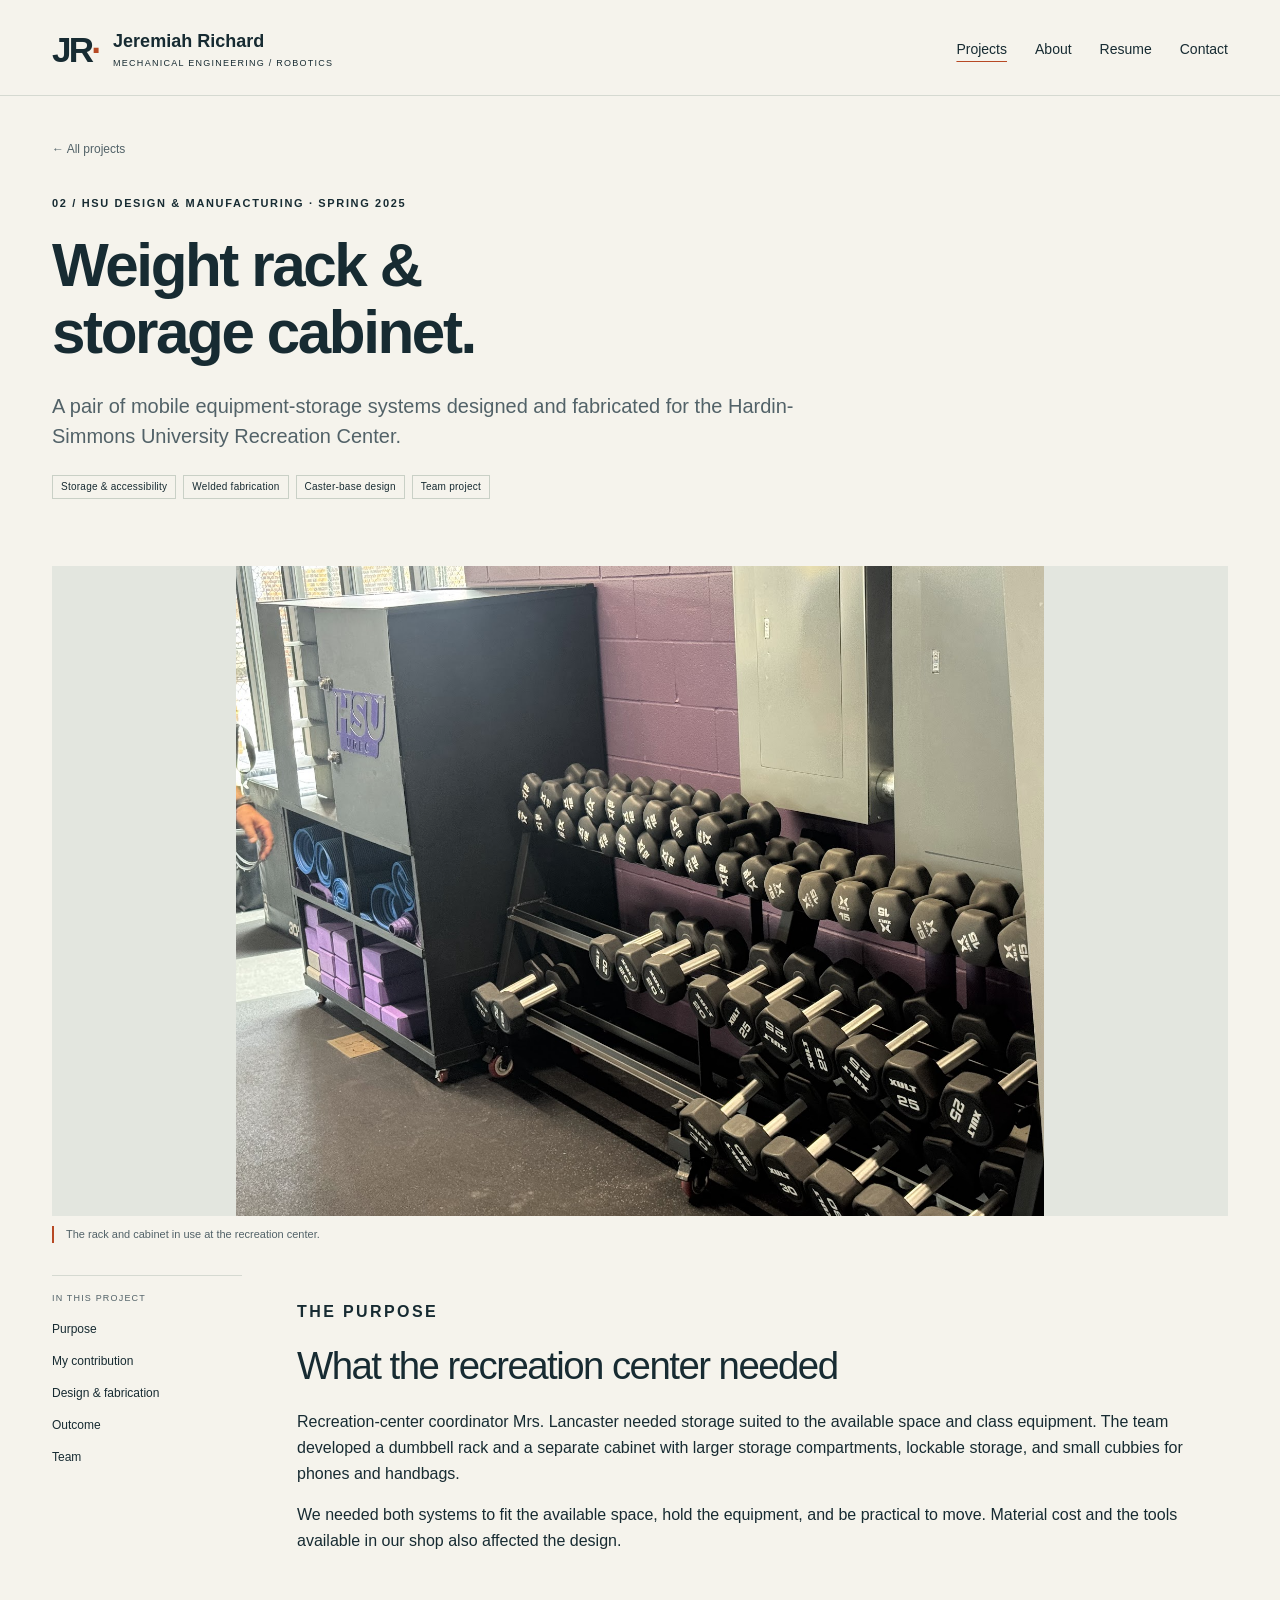
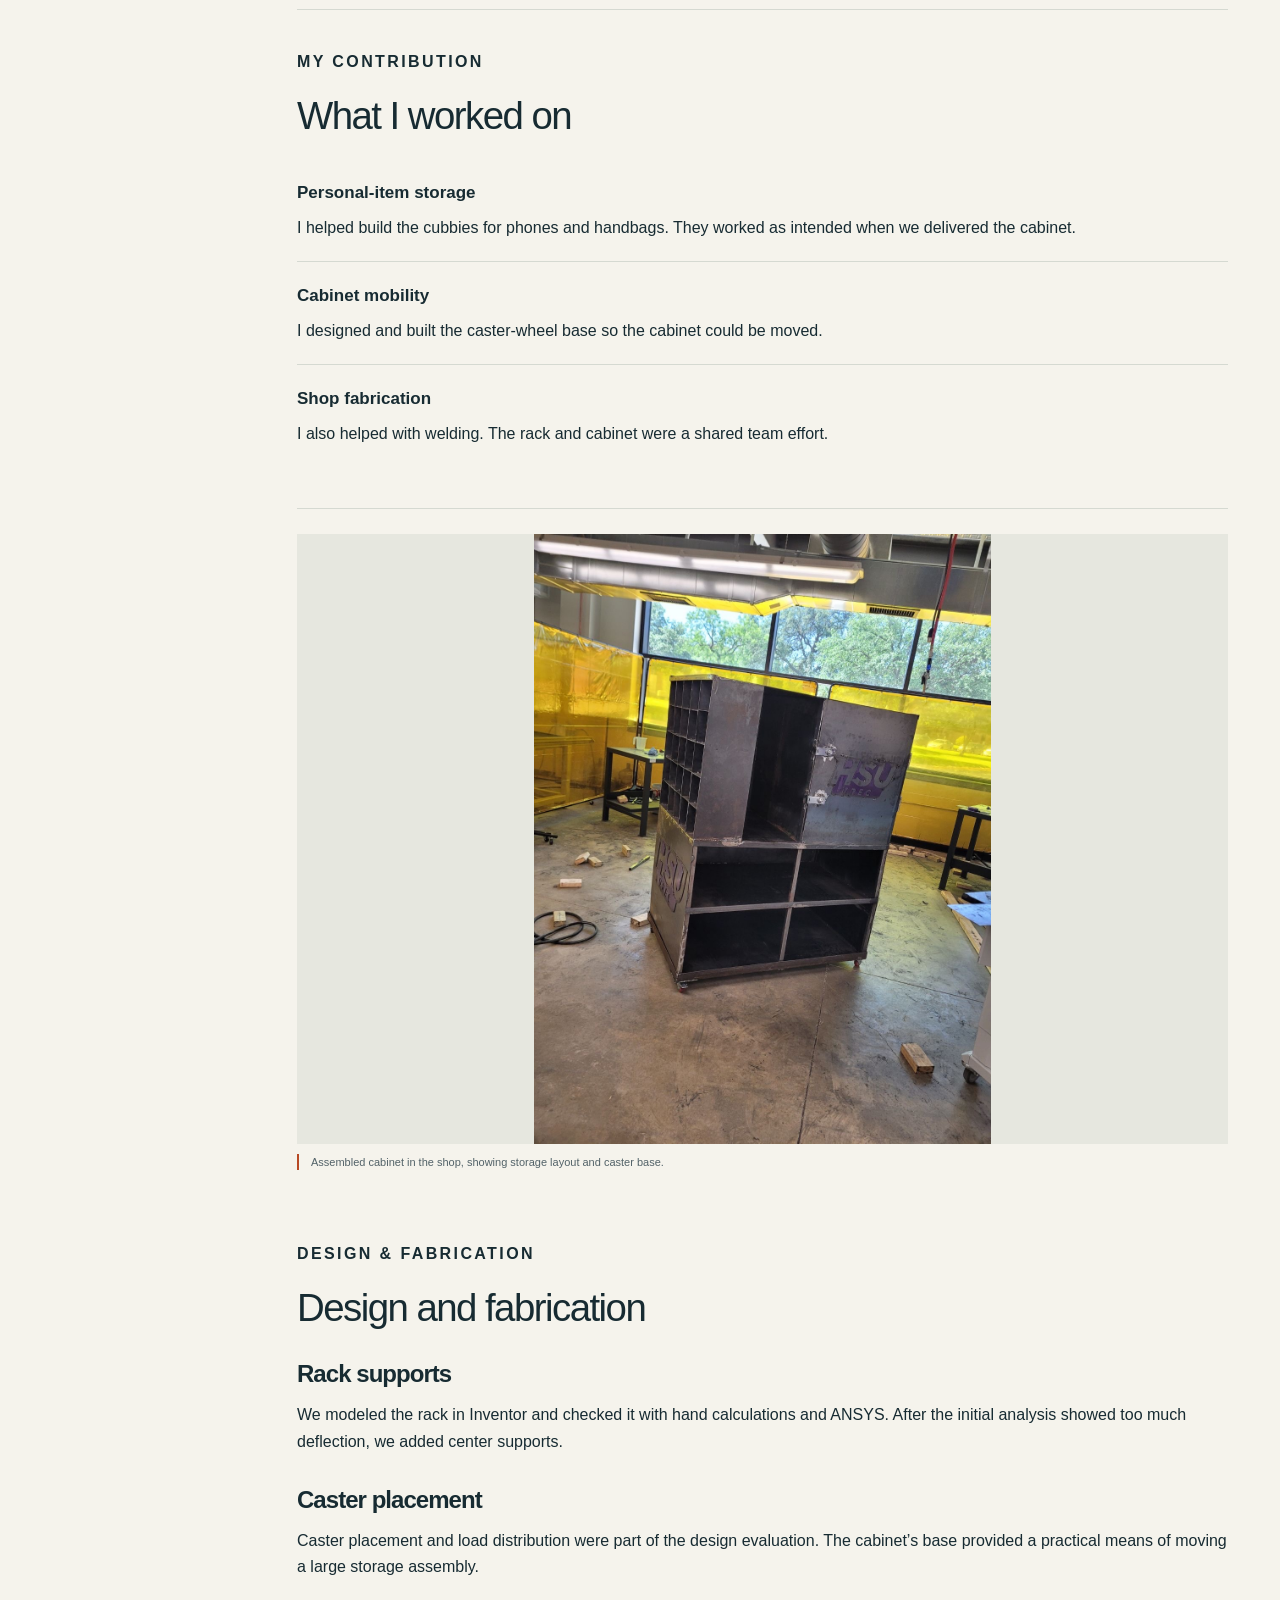
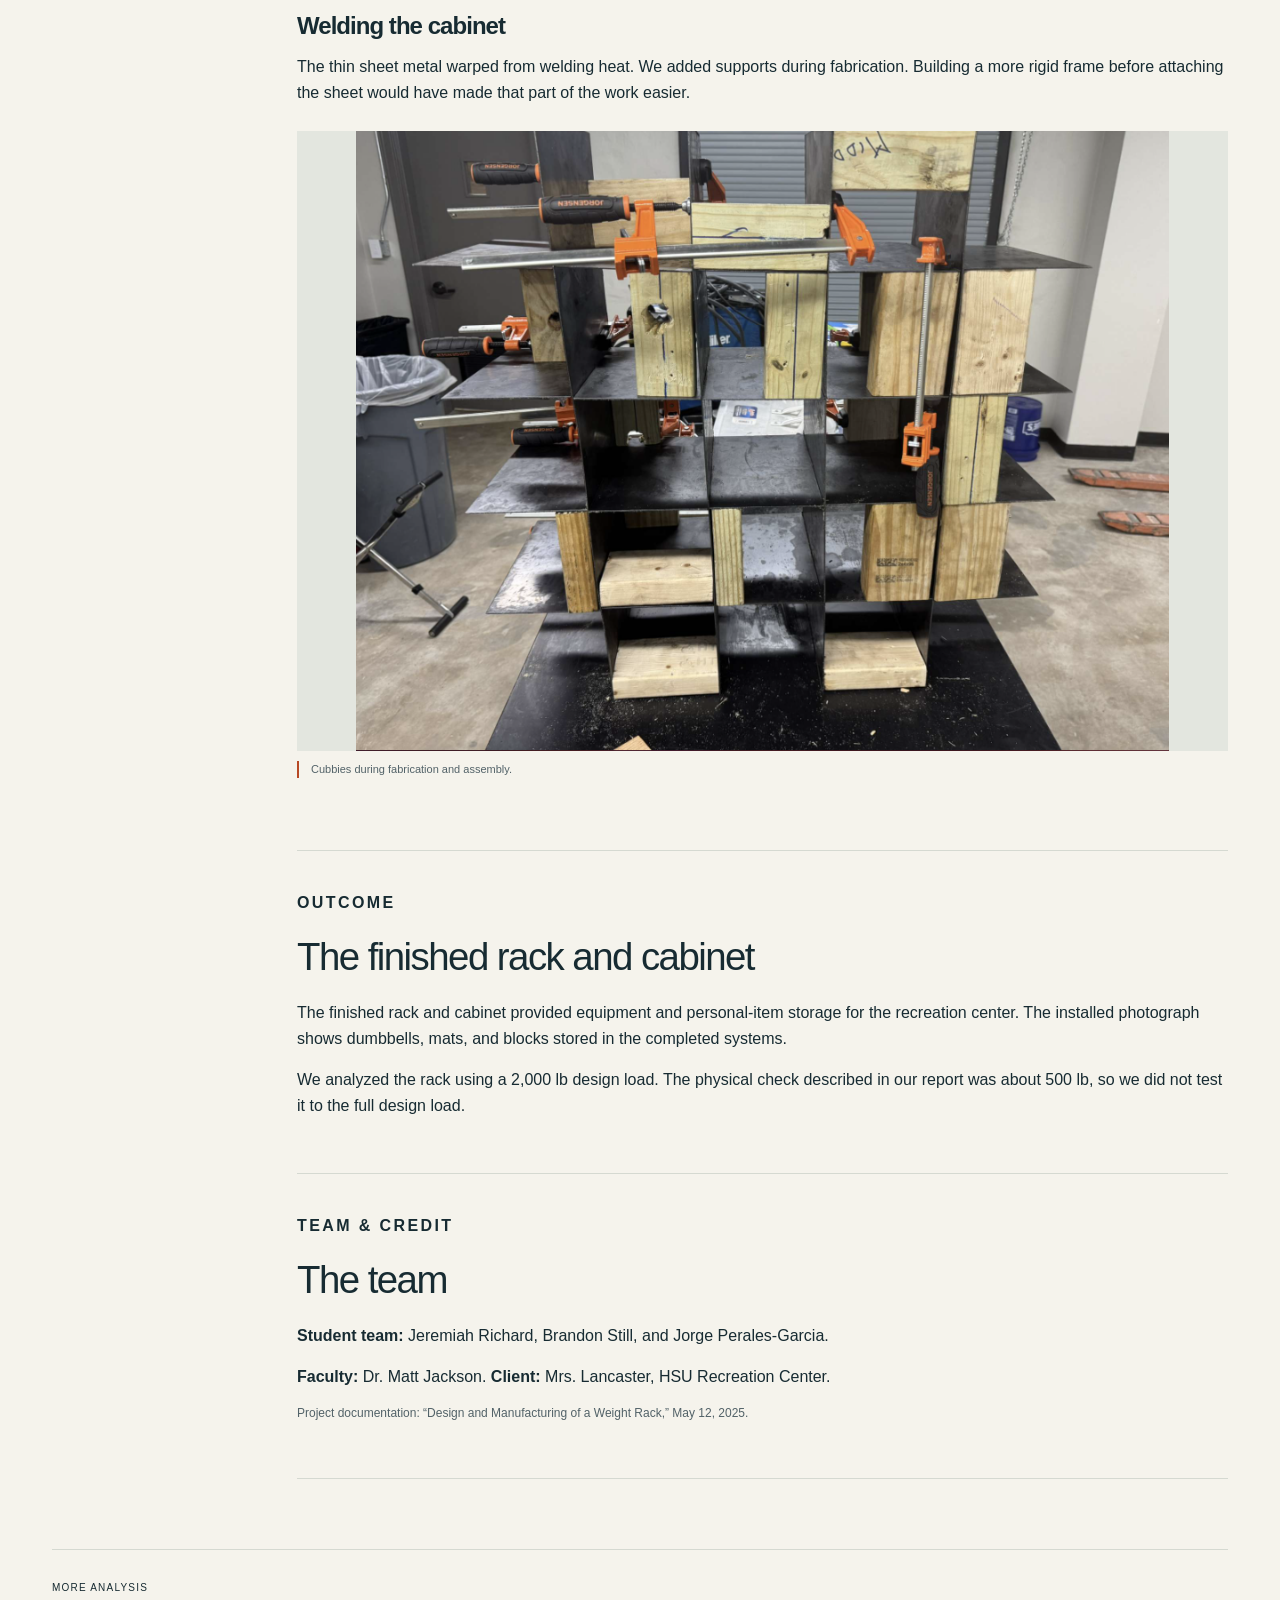
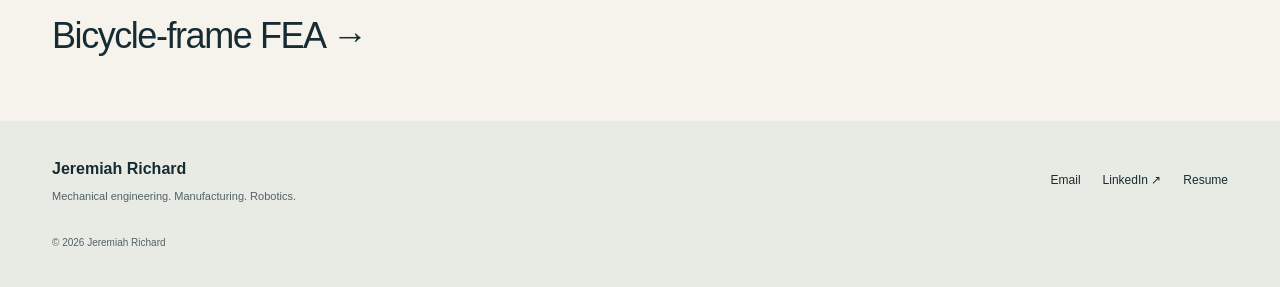
<file: projects/weight-rack-cabinet/index.html>
<!doctype html>
<html lang="en"><head><meta charset="utf-8"><meta name="viewport" content="width=device-width,initial-scale=1"><title>Weight rack & storage cabinet — Jeremiah Richard</title><meta name="description" content="A fabricated mobile dumbbell rack and storage cabinet, including personal-item cubbies and a custom caster base."><meta name="theme-color" content="#172b32"><link rel="icon" href="../../assets/favicon.svg" type="image/svg+xml"><link rel="stylesheet" href="../../assets/style.css"><script defer src="../../assets/site.js?v=2"></script></head>
<body><a class="skip" href="#main">Skip to content</a><header class="header"><a class="wordmark" href="../../index.html" aria-label="Jeremiah Richard home"><span class="monogram">JR<span>·</span></span><span>Jeremiah Richard<small>MECHANICAL ENGINEERING / ROBOTICS</small></span></a><button class="menu" aria-expanded="false" aria-controls="nav">Menu <span aria-hidden="true">+</span></button><nav id="nav" aria-label="Main navigation"><a href="../../index.html#projects" aria-current="page">Projects</a><a href="../../about/index.html">About</a><a href="../../resume/index.html">Resume</a><a href="../../index.html#contact">Contact</a></nav></header><main id="main"><section class="project-heading"><a class="back" href="../../index.html#projects">← All projects</a><p class="eyebrow">02 / HSU DESIGN & MANUFACTURING · SPRING 2025</p><h1>Weight rack &<br>storage cabinet.</h1><p class="lede">A pair of mobile equipment-storage systems designed and fabricated for the Hardin-Simmons University Recreation Center.</p><div class="tags"><span>Storage & accessibility</span><span>Welded fabrication</span><span>Caster-base design</span><span>Team project</span></div></section><figure class="wide-figure"><a href="../../assets/rack-installed.png"><img src="../../assets/rack-installed.png" alt="Dumbbell rack and cabinet storing weights, exercise mats, and blocks in the recreation center" loading="lazy"></a><figcaption>The rack and cabinet in use at the recreation center.</figcaption></figure><div class="project-layout"><aside class="project-aside"><p>IN THIS PROJECT</p><a href="#purpose">Purpose</a><a href="#role">My contribution</a><a href="#design">Design & fabrication</a><a href="#outcome">Outcome</a><a href="#team">Team</a></aside><div class="project-content"><section id="purpose"><p class="eyebrow">THE PURPOSE</p><h2>What the recreation center needed</h2><p>Recreation-center coordinator Mrs. Lancaster needed storage suited to the available space and class equipment. The team developed a dumbbell rack and a separate cabinet with larger storage compartments, lockable storage, and small cubbies for phones and handbags.</p><p>We needed both systems to fit the available space, hold the equipment, and be practical to move. Material cost and the tools available in our shop also affected the design.</p></section><section id="role"><p class="eyebrow">MY CONTRIBUTION</p><h2>What I worked on</h2><ul class="contribution-list"><li><strong>Personal-item storage</strong><p>I helped build the cubbies for phones and handbags. They worked as intended when we delivered the cabinet.</p></li><li><strong>Cabinet mobility</strong><p>I designed and built the caster-wheel base so the cabinet could be moved.</p></li><li><strong>Shop fabrication</strong><p>I also helped with welding. The rack and cabinet were a shared team effort.</p></li></ul></section><figure class="portrait-figure"><a href="../../assets/cabinet-assembled.png"><img src="../../assets/cabinet-assembled.png" alt="Assembled cabinet in the shop with small cubbies, a hinged door, large compartments, and caster wheels" loading="lazy"></a><figcaption>Assembled cabinet in the shop, showing storage layout and caster base.</figcaption></figure><section id="design"><p class="eyebrow">DESIGN & FABRICATION</p><h2>Design and fabrication</h2><h3>Rack supports</h3><p>We modeled the rack in Inventor and checked it with hand calculations and ANSYS. After the initial analysis showed too much deflection, we added center supports.</p><h3>Caster placement</h3><p>Caster placement and load distribution were part of the design evaluation. The cabinet’s base provided a practical means of moving a large storage assembly.</p><h3>Welding the cabinet</h3><p>The thin sheet metal warped from welding heat. We added supports during fabrication. Building a more rigid frame before attaching the sheet would have made that part of the work easier.</p><figure class=""><a href="../../assets/cubby-fabrication.png"><img src="../../assets/cubby-fabrication.png" alt="Cabinet cubby structure supported with clamps during assembly" loading="lazy"></a><figcaption>Cubbies during fabrication and assembly.</figcaption></figure></section><section id="outcome"><p class="eyebrow">OUTCOME</p><h2>The finished rack and cabinet</h2><p>The finished rack and cabinet provided equipment and personal-item storage for the recreation center. The installed photograph shows dumbbells, mats, and blocks stored in the completed systems.</p><p>We analyzed the rack using a 2,000 lb design load. The physical check described in our report was about 500 lb, so we did not test it to the full design load.</p></section><section id="team"><p class="eyebrow">TEAM & CREDIT</p><h2>The team</h2><p><strong>Student team:</strong> Jeremiah Richard, Brandon Still, and Jorge Perales-Garcia.</p><p><strong>Faculty:</strong> Dr. Matt Jackson. <strong>Client:</strong> Mrs. Lancaster, HSU Recreation Center.</p><p class="source-note">Project documentation: “Design and Manufacturing of a Weight Rack,” May 12, 2025.</p></section></div></div><a class="next-project" href="../../projects/bicycle-fea/index.html"><span>MORE ANALYSIS</span><strong>Bicycle-frame FEA →</strong></a></main><footer><a class="footer-name" href="../../index.html">Jeremiah Richard<span>Mechanical engineering. Manufacturing. Robotics.</span></a><div><a href="mailto:jeremiah.richard18@gmail.com">Email</a><a href="https://www.linkedin.com/in/jeremiah-richard-0ba345162/">LinkedIn ↗</a><a href="../../resume/index.html">Resume</a></div><small>© 2026 Jeremiah Richard</small></footer></body></html>
</file>
<file: assets/style.css>
:root{--paper:#f5f3ec;--ink:#172b32;--muted:#526268;--line:#d5d9d1;--accent:#b74924;--soft:#e8ebe4;--white:#fffefa}*{box-sizing:border-box}html{scroll-behavior:smooth;scroll-padding-top:30px}body{margin:0;background:var(--paper);color:var(--ink);font-family:Arial,Helvetica,sans-serif;font-size:17px;line-height:1.65}a{color:inherit;text-decoration:none}a:hover{text-decoration:underline;text-underline-offset:5px}a:focus-visible,button:focus-visible{outline:3px solid var(--accent);outline-offset:5px}button{font:inherit;cursor:pointer}img{max-width:100%;display:block}h1,h2,h3,p{margin:0}h1,h2,h3{line-height:1.12;letter-spacing:-.04em}h1{font-size:clamp(40px,4.7vw,69px);font-weight:600}h1 span{color:var(--accent)}h2{font-size:clamp(30px,3vw,44px);font-weight:500}h3{font-size:25px;font-weight:600}p{margin:14px 0}main{max-width:1280px;margin:auto;padding:0 52px}section[id]{scroll-margin-top:30px}.header{max-width:1384px;padding:27px 52px 22px;margin:auto;display:flex;align-items:center;justify-content:space-between;border-bottom:1px solid var(--line)}.wordmark{display:flex;gap:15px;align-items:center;font-weight:600;font-size:18px;line-height:1.3}.wordmark:hover{text-decoration:none}.wordmark small{display:block;font-size:9px;letter-spacing:.14em;margin-top:5px;font-weight:400}.monogram{font-size:35px;letter-spacing:-.08em}.monogram span{color:var(--accent)}nav{display:flex;gap:28px;font-size:14px}nav a[aria-current]{text-decoration:underline;text-decoration-color:var(--accent);text-underline-offset:7px}.menu{display:none}.skip{position:fixed;top:-100px;left:10px;background:var(--ink);color:white;padding:10px;z-index:5}.skip:focus{top:10px}.eyebrow{font-size:11px;font-weight:600;letter-spacing:.15em;line-height:1.5;margin:0 0 20px}.dot{display:inline-block;width:7px;height:7px;background:var(--accent);border-radius:50%;margin-right:8px}.intro{padding:33px 0 30px}.intro-row{display:grid;grid-template-columns:1.5fr .65fr;gap:60px;align-items:end}.intro-row h1{font-size:clamp(38px,4.2vw,59px)}.intro-row p{color:var(--muted);font-size:17px;max-width:300px;margin:0 0 4px}.section-label{display:flex;justify-content:space-between;align-items:center;border-top:1px solid var(--line);padding:20px 0}.section-label h2{font-size:15px;letter-spacing:0;font-weight:600}.section-label>span{font-size:10px;letter-spacing:.12em;color:var(--muted)}.featured-grid{display:grid;grid-template-columns:1fr 1fr;gap:30px}.feature-image{height:290px;display:block;position:relative;overflow:hidden;background:#d6ddd7}.feature-image img{width:100%;height:100%;object-fit:cover;transition:transform .4s}.lift-cover img{object-position:50% 39%}.feature-image:hover img{transform:scale(1.025)}.image-label{position:absolute;bottom:14px;left:14px;background:var(--paper);padding:6px 10px;font-size:9px;letter-spacing:.12em}.feature-title{display:flex;justify-content:space-between;gap:15px;margin-top:20px}.feature-title h3{font-size:26px}.feature-title>span{color:var(--accent);font-size:25px}.feature>p{font-size:15px;color:var(--muted);margin:10px 0 14px;max-width:510px}.tags{display:flex;flex-wrap:wrap;gap:7px}.tags span{font-size:10px;border:1px solid #c9d0c6;padding:3px 8px;letter-spacing:.025em}.text-link{font-size:13px;font-weight:600;display:inline-flex;gap:24px;margin-top:18px}.selected{padding-bottom:66px}.direction{background:var(--ink);color:var(--paper);padding:48px;display:grid;grid-template-columns:1fr 1fr;gap:60px}.direction .eyebrow{color:#c0cbbf}.direction h3{font-size:25px;margin:18px 0}.direction p{font-size:15px;color:#d6dfd7}.direction .muted{font-size:13px;color:#bdc9c0}.status{display:inline-block;color:#f3b79e;border:1px solid #778a80;padding:3px 10px;font-size:10px;letter-spacing:.12em}.additional{padding:65px 0}.additional-row{display:flex;gap:23px;align-items:center;padding:25px 0;border-bottom:1px solid var(--line)}.additional-row h3{font-size:23px}.additional-row p{font-size:14px;color:var(--muted);margin:5px 0 0}.row-number{font-size:11px;color:var(--accent);align-self:flex-start;margin-top:5px}.row-tag{font-size:9px;letter-spacing:.08em;margin-left:auto;white-space:nowrap}.about-strip{border-top:1px solid var(--line);padding:45px 0 70px;display:grid;grid-template-columns:1fr 1fr;gap:20px 70px}.about-strip>.eyebrow{grid-column:1/-1}.about-strip>div p{font-size:16px;margin:0}.about-strip .text-link{margin-right:24px}.contact{padding:55px 0 65px;border-top:1px solid var(--line)}.contact p{max-width:580px;color:var(--muted)}.button{border:1px solid var(--ink);background:var(--ink);color:var(--paper);display:inline-flex;align-items:center;justify-content:center;gap:30px;padding:12px 20px;font-size:13px;font-weight:600;line-height:1.5}.button:hover{background:#29454b;text-decoration:none}.contact-link{font-size:13px;margin-left:24px}footer{background:#e8ebe3;padding:35px max(28px,calc((100vw - 1176px)/2));display:flex;gap:30px;align-items:center;flex-wrap:wrap;font-size:12px}.footer-name{font-size:16px;font-weight:600}.footer-name span{display:block;font-size:11px;font-weight:400;color:var(--muted);margin-top:5px}footer>div{margin-left:auto;display:flex;gap:22px}footer>small{width:100%;font-size:10px;color:var(--muted)}.project-heading{padding:38px 0 42px}.back{display:inline-block;font-size:12px;color:var(--muted);margin-bottom:36px}.project-heading .lede{max-width:770px;margin:24px 0;font-size:20px;color:var(--muted);line-height:1.5}.project-heading .tags{margin-top:24px}.project-layout{display:grid;grid-template-columns:190px minmax(0,1fr);gap:55px;margin:0 0 70px}.project-aside{align-self:start;position:sticky;top:25px;border-top:1px solid var(--line);padding-top:15px}.project-aside p{font-size:9px;letter-spacing:.13em;margin:0 0 15px;color:var(--muted)}.project-aside a{display:block;font-size:12px;margin:12px 0}.project-content{min-width:0}.project-content section{padding:40px 0;border-bottom:1px solid var(--line)}.project-content section:first-of-type{padding-top:25px}.project-content p{font-size:16px}.project-content h3{font-size:24px;margin-top:32px}.project-content h2{margin-bottom:22px}figure{margin:25px 0 32px}figure img{width:100%;max-height:620px;object-fit:contain;background:#e3e6df}figcaption{font-size:11px;color:var(--muted);line-height:1.5;margin-top:10px;padding-left:12px;border-left:2px solid var(--accent)}.portrait-figure img{max-height:610px;object-fit:contain;background:#e6e7df}.wide-figure img{max-height:650px}.fact-grid{display:grid;grid-template-columns:repeat(3,1fr);gap:15px;margin:28px 0}.fact-grid>div{border-top:2px solid var(--ink);padding-top:15px}.fact-grid strong{display:block;font-size:27px;font-weight:500;letter-spacing:-.04em}.fact-grid span{font-size:11px;color:var(--muted)}.system-diagram{display:grid;grid-template-columns:1fr auto 1fr auto 1fr;gap:12px;background:#e6eae1;padding:22px;margin-top:30px;align-items:center}.system-diagram span{display:block;font-size:8px;letter-spacing:.1em;color:var(--muted)}.system-diagram strong{display:block;font-size:15px;margin-top:6px}.system-diagram small{font-size:11px}.system-diagram>b{font-size:16px;color:var(--accent);font-weight:400}.contribution-list{list-style:none;padding:0;margin:0}.contribution-list li{padding:20px 0;border-bottom:1px solid var(--line)}.contribution-list li:last-child{border:0}.contribution-list p{margin:8px 0 0}.result{padding:22px;background:#e7ebe2;border-left:3px solid var(--accent);margin:25px 0}.result>strong{font-size:24px;letter-spacing:-.03em}.result p{margin-bottom:0}.source-note{font-size:12px!important;color:var(--muted)}.next-project{display:block;border-top:1px solid var(--line);padding:30px 0 55px}.next-project>span{display:block;font-size:10px;letter-spacing:.12em;margin-bottom:10px}.next-project>strong{font-size:clamp(24px,3vw,36px);letter-spacing:-.04em;font-weight:500}.reading{max-width:820px;margin:0 auto 70px}.reading section{padding:10px 0 40px}.reading h2{margin:38px 0 20px}.reading h3{margin:30px 0 12px}.reading p{margin:18px 0}.reading .lede{font-size:25px;line-height:1.5}.resume-actions{display:flex;gap:22px;flex-wrap:wrap;align-items:center;font-size:13px}.resume-grid{display:grid;grid-template-columns:300px 1fr;gap:70px;margin-bottom:60px;border-top:1px solid var(--line);padding-top:35px}.resume-grid h2{font-size:25px;line-height:1.3;margin:0 0 25px}.resume-grid h3{font-size:18px;letter-spacing:-.02em;line-height:1.4;margin-top:24px}.resume-grid p,.resume-grid li{font-size:14px}.resume-grid aside>h2:not(:first-child){margin-top:40px}.resume-grid section+section{border-top:1px solid var(--line);padding-top:30px;margin-top:35px}.meta{font-size:11px!important;color:var(--muted);margin:5px 0 12px}.resume-grid ul{padding-left:19px}.resume-grid li{padding:3px 0}
@media(min-width:1500px){.feature-image{height:340px}}@media(max-width:900px){main{padding:0 28px}.header{padding:22px 28px}.wordmark small{font-size:8px}nav{gap:20px}.intro-row{gap:25px;grid-template-columns:1.3fr .7fr}.feature-image{height:250px}.feature-title h3{font-size:23px}.direction{padding:35px;gap:30px}.project-layout{grid-template-columns:145px minmax(0,1fr);gap:30px}.system-diagram{gap:7px;padding:16px}.resume-grid{grid-template-columns:240px 1fr;gap:40px}}
@media(max-width:650px){body{font-size:16px}main{padding:0 21px}.header{padding:19px 21px;position:relative;flex-wrap:wrap}.wordmark{font-size:15px;gap:12px}.wordmark small{font-size:7px;letter-spacing:.1em}.monogram{font-size:30px}.menu{display:flex;gap:12px;background:none;border:1px solid #b8c2b8;padding:7px 10px;font-size:12px}.menu span{color:var(--accent)}nav{display:none;width:100%;padding:23px 0 2px;gap:22px}nav.open{display:flex;flex-wrap:wrap}.intro{padding:30px 0 26px}.intro .eyebrow{font-size:9px}.intro-row{display:block}.intro-row h1{font-size:41px}.intro-row p{margin:18px 0 0;max-width:340px;font-size:15px}.section-label>span{font-size:8px}.section-label h2{font-size:13px}.featured-grid{grid-template-columns:1fr;gap:35px}.feature-image{height:290px}.feature-title h3{font-size:26px}.selected{padding-bottom:40px}.direction{padding:29px 24px;grid-template-columns:1fr;gap:30px}.direction h2{font-size:36px}.additional{padding:42px 0}.additional-row{gap:15px;flex-wrap:wrap}.additional-row>div{flex:1}.additional-row h3{font-size:21px}.row-tag{display:none}.about-strip{grid-template-columns:1fr;gap:20px;padding:33px 0 45px}.about-strip h2{font-size:35px}.contact{padding:38px 0 50px}.contact h2{font-size:34px}.contact-link{display:block;margin:20px 0 0}footer{padding:28px 21px;gap:23px}footer>div{margin:0;flex-wrap:wrap}footer>small{margin-top:0}.project-heading{padding:28px 0 32px}.project-heading h1{font-size:43px}.project-heading .lede{font-size:18px}.back{margin-bottom:28px}.project-layout{display:block;margin-bottom:35px}.project-aside{display:none}.project-content section{padding:30px 0}.project-content h2{font-size:33px}.fact-grid{gap:10px}.fact-grid strong{font-size:23px}.fact-grid span{font-size:10px}.system-diagram{grid-template-columns:1fr;padding:20px}.system-diagram>b{display:none}.system-diagram>div{padding:9px 0;border-bottom:1px solid #cbd2c5}.system-diagram>div:last-child{border:0}.system-diagram span{font-size:9px}.system-diagram strong{font-size:18px}.portrait-figure img{max-height:530px}.result>strong{font-size:22px}.resume-grid{display:flex;flex-direction:column;gap:35px}.resume-grid>div{order:-1}.resume-heading h1{font-size:40px}.resume-actions{gap:16px}.reading .lede{font-size:22px}}
@media(prefers-reduced-motion:reduce){html{scroll-behavior:auto}*{transition:none!important}}@media print{body{background:white;font-size:10pt;color:#111}.header,footer,.skip,.print-button,.menu{display:none}main{padding:0;max-width:none}.project-heading{padding:0 0 15px}.project-heading h1{font-size:27pt}.project-heading .lede{font-size:11pt;margin:10px 0}.eyebrow{font-size:8pt;margin-bottom:8px}.resume-actions{font-size:9pt;gap:15px}.resume-grid{display:grid;grid-template-columns:31% 1fr;gap:24px;padding-top:15px;margin-bottom:0}.resume-grid>div{order:initial}.resume-grid h2{font-size:15pt;margin-bottom:12px}.resume-grid h3{font-size:11pt;margin-top:15px}.resume-grid p,.resume-grid li{font-size:9pt;line-height:1.4}.resume-grid section+section{padding-top:16px;margin-top:16px}.resume-grid aside>h2:not(:first-child){margin-top:20px}h2,h3{break-after:avoid}li{break-inside:avoid}.resume-grid ul{margin:8px 0}a{text-decoration:none}}

.video-player{width:100%;aspect-ratio:16/9;background:#172b32;margin:24px 0 12px}.video-player iframe{display:block;width:100%;height:100%;border:0}

.text-button{border:0;background:none;color:inherit;padding:8px 0;text-decoration:underline;text-underline-offset:4px;font-size:13px}

.resume-verbatim{max-width:900px;margin:0 auto 70px}.resume-verbatim section{padding:25px 0;border-top:1px solid var(--line)}.resume-verbatim h2{font-size:27px;margin-bottom:18px}.resume-verbatim li{margin:12px 0;font-size:16px;line-height:1.65}.resume-verbatim ul{padding-left:22px}.resume-contact{font-size:14px;overflow-wrap:anywhere;max-width:880px}.resume-verbatim p{line-height:1.8}@media(max-width:650px){.resume-verbatim h2{font-size:25px}.resume-verbatim li{font-size:15px}}

.resume-verbatim{max-width:900px;margin:0 auto 70px}.resume-verbatim section{padding:25px 0;border-top:1px solid var(--line)}.resume-verbatim h2{font-size:27px;margin-bottom:18px}.resume-verbatim li{margin:12px 0;font-size:16px;line-height:1.65}.resume-verbatim ul{padding-left:22px}.resume-contact{font-size:14px;overflow-wrap:anywhere;max-width:880px}.resume-verbatim p{line-height:1.8}@media(max-width:650px){.resume-verbatim h2{font-size:25px}.resume-verbatim li{font-size:15px}}

.comparison-grid{display:grid;grid-template-columns:1fr 1fr;gap:20px}.comparison-grid figure{margin:10px 0 0}.comparison-grid img{height:360px;object-fit:contain;background:#e7e9e3}.comparison-grid figcaption{min-height:34px}@media(max-width:650px){.comparison-grid{grid-template-columns:1fr;gap:24px}.comparison-grid img{height:auto;max-height:460px}}


.concept-status{font-size:12px;padding:10px 0;border-top:1px solid var(--line);border-bottom:1px solid var(--line);margin:20px 0;color:var(--accent)}#counterweight .comparison-grid img{height:280px}#decisions .comparison-grid img{height:280px}@media(max-width:650px){#counterweight .comparison-grid img,#decisions .comparison-grid img{height:auto;max-height:420px}}
.resume-verbatim h2{font-weight:700}.resume-verbatim h3{font-weight:400;font-size:18px;letter-spacing:0;line-height:1.5}.resume-verbatim strong{font-weight:700}.resume-verbatim .resume-jobs>li{margin:22px 0}.resume-verbatim .resume-subpoints{list-style:none;margin:8px 0 0;padding-left:24px}.resume-verbatim .resume-subpoints>li{position:relative;margin:5px 0;font-size:15px}.resume-verbatim .resume-subpoints>li::before{content:"–";position:absolute;left:-18px;color:var(--muted)}

.resume-verbatim{max-width:900px;margin:0 auto 70px}.resume-verbatim section{padding:25px 0;border-top:1px solid var(--line)}.resume-verbatim h2{font-size:27px;margin-bottom:18px}.resume-verbatim li{margin:12px 0;font-size:16px;line-height:1.65}.resume-verbatim ul{padding-left:22px}.resume-contact{font-size:14px;overflow-wrap:anywhere;max-width:880px}.resume-verbatim p{line-height:1.8}@media(max-width:650px){.resume-verbatim h2{font-size:25px}.resume-verbatim li{font-size:15px}}

.resume-verbatim{max-width:900px;margin:0 auto 70px}.resume-verbatim section{padding:25px 0;border-top:1px solid var(--line)}.resume-verbatim h2{font-size:27px;margin-bottom:18px}.resume-verbatim li{margin:12px 0;font-size:16px;line-height:1.65}.resume-verbatim ul{padding-left:22px}.resume-contact{font-size:14px;overflow-wrap:anywhere;max-width:880px}.resume-verbatim p{line-height:1.8}@media(max-width:650px){.resume-verbatim h2{font-size:25px}.resume-verbatim li{font-size:15px}}
</file>
